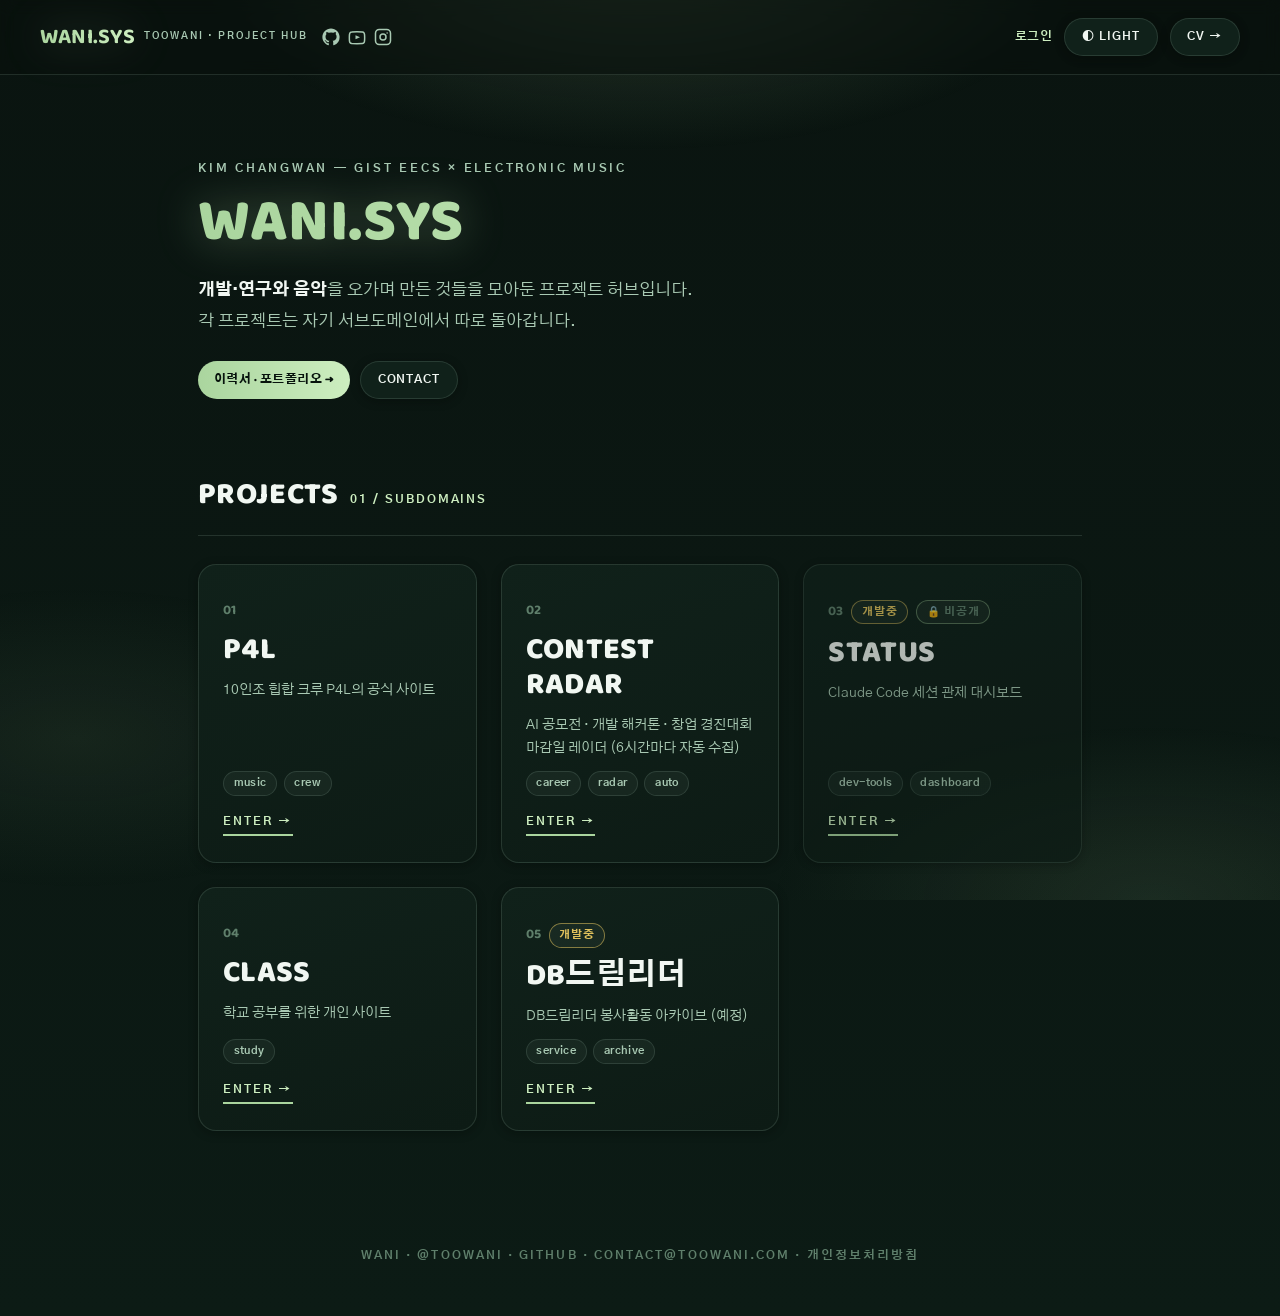
<file: index.html>
<!DOCTYPE html>
<html lang="ko">
<head>
<meta charset="UTF-8">
<meta name="viewport" content="width=device-width, initial-scale=1.0">
<title>WANI.SYS — PROJECTS</title>
<meta name="description" content="김창완(@toowani)이 운영하는 프로젝트 모음 — P4L, CONTEST RADAR, STATUS, DB드림리더 등. 이력서·포트폴리오는 cv.toowani.com에서 확인하세요.">
<meta property="og:type" content="website">
<meta property="og:title" content="WANI.SYS — PROJECTS">
<meta property="og:description" content="김창완(@toowani)이 운영하는 프로젝트 모음.">
<meta property="og:image" content="assets/og.png">
<meta property="og:url" content="https://toowani.com/">
<meta name="twitter:card" content="summary_large_image">
<link rel="icon" type="image/svg+xml" href="assets/favicon.svg">
<meta name="theme-color" content="#0a1410">
<!-- 옛 CV 딥링크(#dev/#artist/#journey/#game)로 들어온 방문자를 cv.toowani.com으로 즉시 이동 -->
<script>
(function () {
  var h = location.hash.replace("#", "");
  var LEGACY = { dev: 1, artist: 1, journey: 1, game: 1 };
  if (LEGACY[h]) location.replace("https://cv.toowani.com/#" + h);
})();
</script>
<script type="application/ld+json">
{
  "@context": "https://schema.org",
  "@type": "Person",
  "name": "Changwan Kim",
  "alternateName": "wani",
  "url": "https://toowani.com/",
  "email": "mailto:changwan@gm.gist.ac.kr",
  "affiliation": { "@type": "CollegeOrUniversity", "name": "GIST (Gwangju Institute of Science and Technology)" },
  "sameAs": [
    "https://cv.toowani.com/",
    "https://github.com/toowani",
    "https://linkedin.com/in/toowani",
    "https://www.youtube.com/@toowani",
    "https://instagram.com/toowani",
    "https://soundcloud.com/toowani"
  ]
}
</script>
<link rel="preconnect" href="https://fonts.googleapis.com">
<link rel="preconnect" href="https://fonts.gstatic.com" crossorigin>
<link href="https://fonts.googleapis.com/css2?family=Baloo+2:wght@500;600;700;800&family=Gothic+A1:wght@400;500;700;800;900&display=swap" rel="stylesheet">
<link rel="stylesheet" href="shared/tokens.css">
<link rel="stylesheet" href="css/style.css">
</head>
<body>

<header class="site-header">
  <div class="brand-group">
    <a class="brand" href="./">
      <span class="chrome-text gothic">WANI.SYS</span>
      <small>toowani · project hub</small>
    </a>
    <div class="brand-social">
      <a href="https://github.com/toowani" target="_blank" rel="noopener" aria-label="GitHub">
        <svg width="18" height="18" viewBox="0 0 24 24" fill="currentColor" aria-hidden="true"><path d="M12 .5C5.65.5.5 5.65.5 12c0 5.08 3.29 9.39 7.86 10.91.58.1.79-.25.79-.56v-2.17c-3.2.7-3.87-1.37-3.87-1.37-.52-1.33-1.28-1.68-1.28-1.68-1.04-.71.08-.7.08-.7 1.15.08 1.76 1.19 1.76 1.19 1.03 1.76 2.7 1.25 3.36.96.1-.75.4-1.25.73-1.54-2.55-.29-5.24-1.28-5.24-5.69 0-1.26.45-2.29 1.19-3.09-.12-.29-.52-1.46.11-3.05 0 0 .97-.31 3.18 1.18a11 11 0 0 1 5.8 0c2.2-1.49 3.17-1.18 3.17-1.18.63 1.59.23 2.76.11 3.05.74.8 1.19 1.83 1.19 3.09 0 4.42-2.7 5.39-5.26 5.68.41.36.78 1.06.78 2.14v3.17c0 .31.21.67.8.56A11.51 11.51 0 0 0 23.5 12C23.5 5.65 18.35.5 12 .5z"/></svg>
      </a>
      <a href="https://www.youtube.com/@toowani" target="_blank" rel="noopener" aria-label="유튜브">
        <svg width="18" height="18" viewBox="0 0 24 24" fill="none" stroke="currentColor" stroke-width="2" stroke-linecap="round" stroke-linejoin="round" aria-hidden="true">
          <path d="M22 8.5s-.2-1.6-.8-2.3c-.8-.9-1.7-.9-2.1-1C16.3 5 12 5 12 5h0s-4.3 0-7.1.2c-.4 0-1.3.1-2.1 1C2.2 6.9 2 8.5 2 8.5S1.8 10.3 1.8 12.2v1.6C1.8 15.7 2 17.5 2 17.5s.2 1.6.8 2.3c.8.9 1.9.9 2.4 1C7 21 12 21 12 21s4.3 0 7.1-.2c.4 0 1.3-.1 2.1-1 .6-.7.8-2.3.8-2.3s.2-1.8.2-3.7v-1.6C22.2 10.3 22 8.5 22 8.5z"></path>
          <path d="M10 9.5l6 2.7-6 2.7z" fill="currentColor" stroke="none"></path>
        </svg>
      </a>
      <a href="https://instagram.com/toowani" target="_blank" rel="noopener" aria-label="인스타그램">
        <svg width="18" height="18" viewBox="0 0 24 24" fill="none" stroke="currentColor" stroke-width="2" stroke-linecap="round" stroke-linejoin="round" aria-hidden="true">
          <rect x="2" y="2" width="20" height="20" rx="5"></rect>
          <circle cx="12" cy="12" r="4"></circle>
          <circle cx="17.5" cy="6.5" r="1" fill="currentColor" stroke="none"></circle>
        </svg>
      </a>
    </div>
  </div>
  <div class="header-right">
    <div class="auth-widget" id="auth-widget"></div>
    <button id="btn-theme" class="pill-btn" title="라이트/다크 전환">◐ Theme</button>
    <a class="back-link" href="https://cv.toowani.com">CV →</a>
  </div>
</header>

<main>
  <section class="hero">
    <span class="eyebrow">Kim Changwan — GIST EECS × Electronic Music</span>
    <h1 class="gothic chrome-text">WANI.SYS</h1>
    <p class="lede">
      <strong>개발·연구와 음악</strong>을 오가며 만든 것들을 모아둔 프로젝트 허브입니다.<br>
      각 프로젝트는 자기 서브도메인에서 따로 돌아갑니다.
    </p>
    <div class="hero-actions">
      <a class="add-btn" href="https://cv.toowani.com">이력서 · 포트폴리오 →</a>
      <a class="pill-btn" href="mailto:contact@toowani.com">Contact</a>
    </div>
  </section>

  <section class="block" id="projects">
    <div class="section-title">
      <h2 class="gothic">PROJECTS</h2>
      <span class="idx">01 / SUBDOMAINS</span>
    </div>
    <div id="project-grid" class="project-grid"></div>
  </section>
</main>

<footer class="site-footer">
  WANI · @toowani · <a href="https://github.com/toowani" target="_blank" rel="noopener">GitHub</a> · <a href="mailto:contact@toowani.com">contact@toowani.com</a> · <a href="privacy/">개인정보처리방침</a>
</footer>

<script src="js/hub.js"></script>
</body>
</html>
</file>
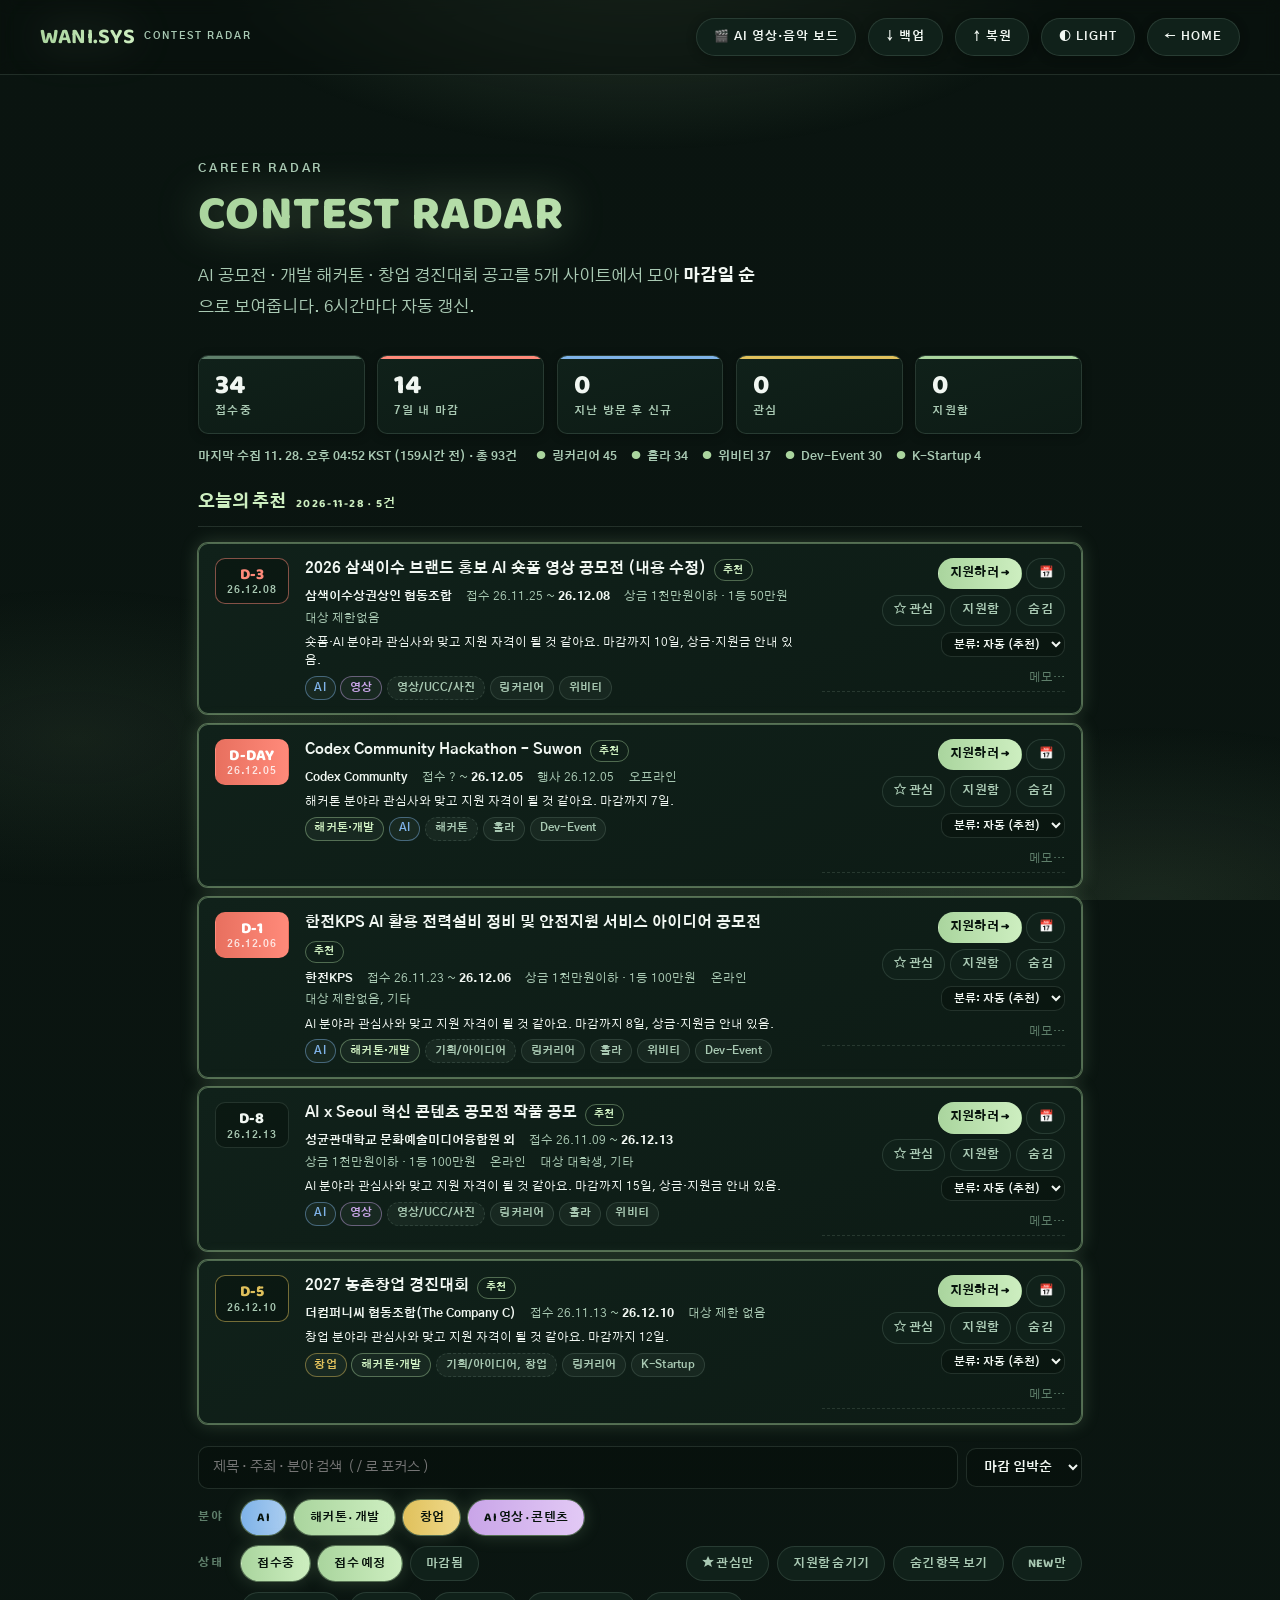
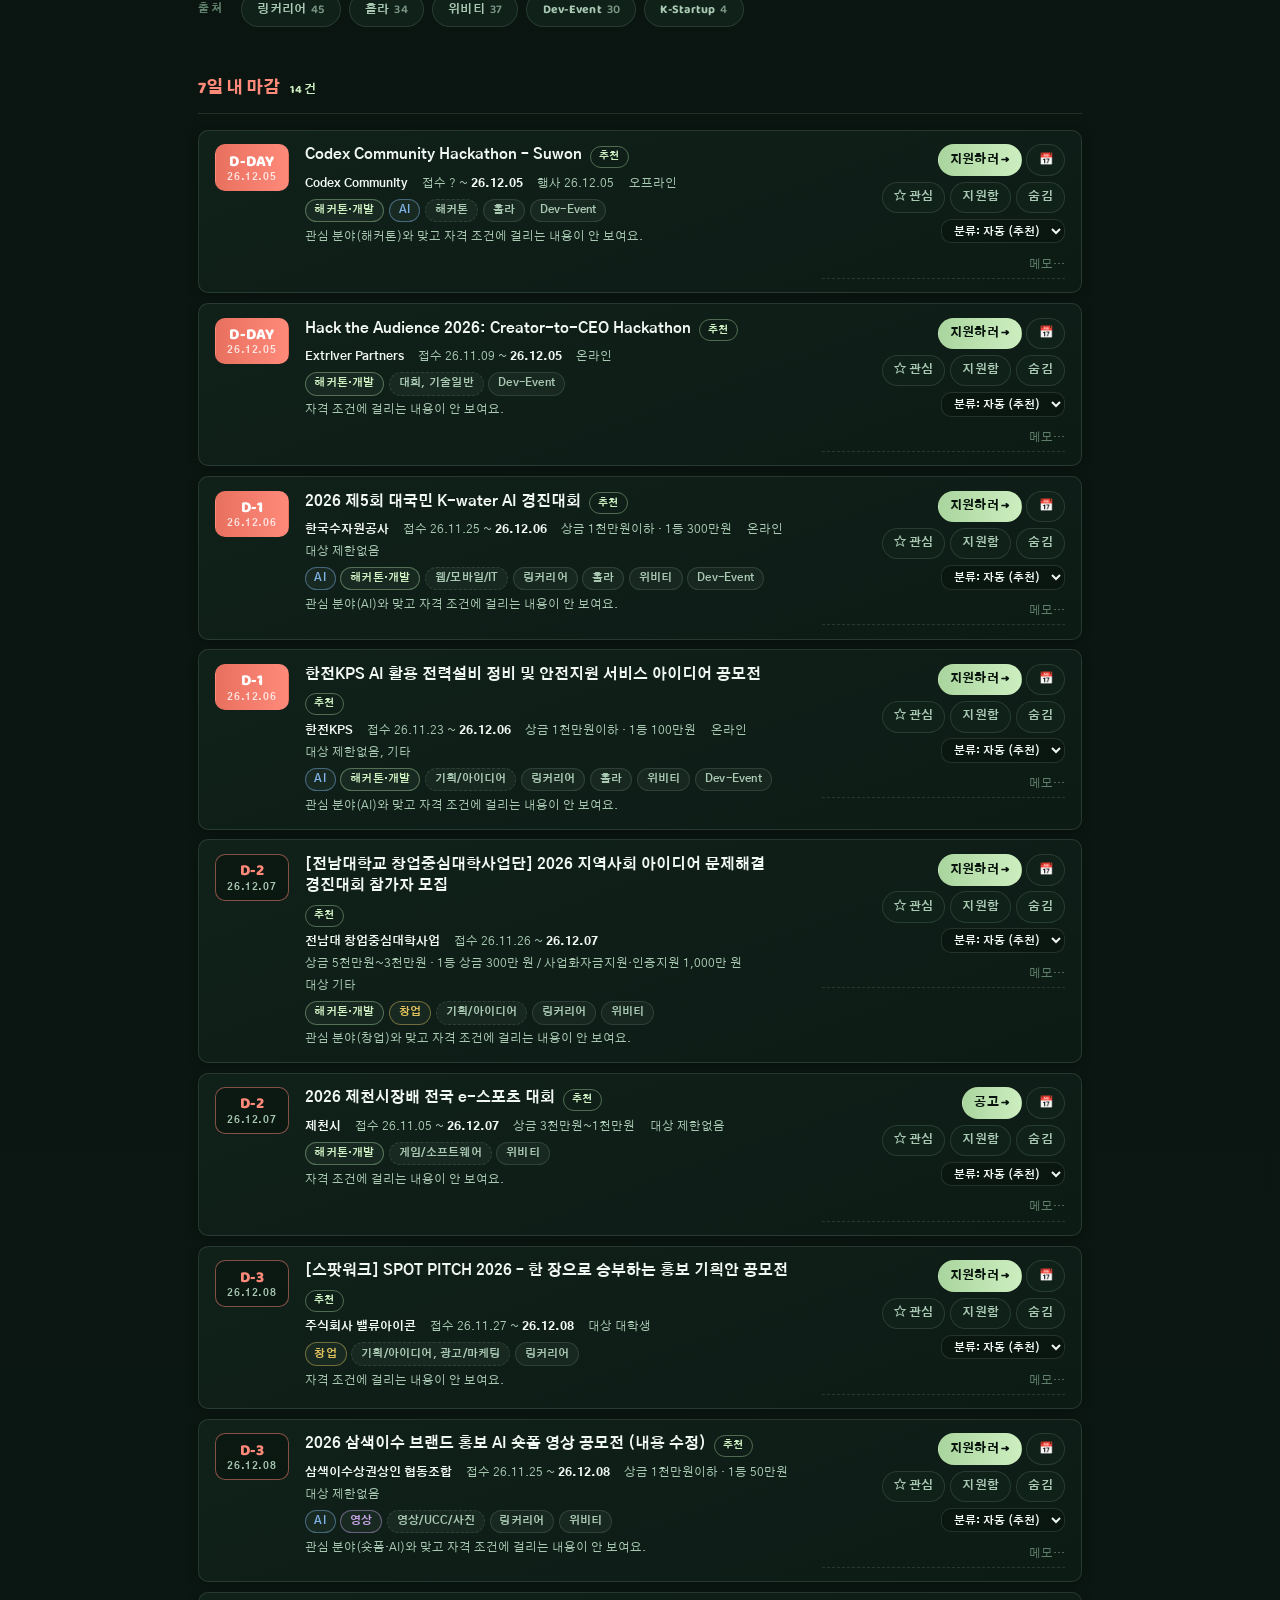
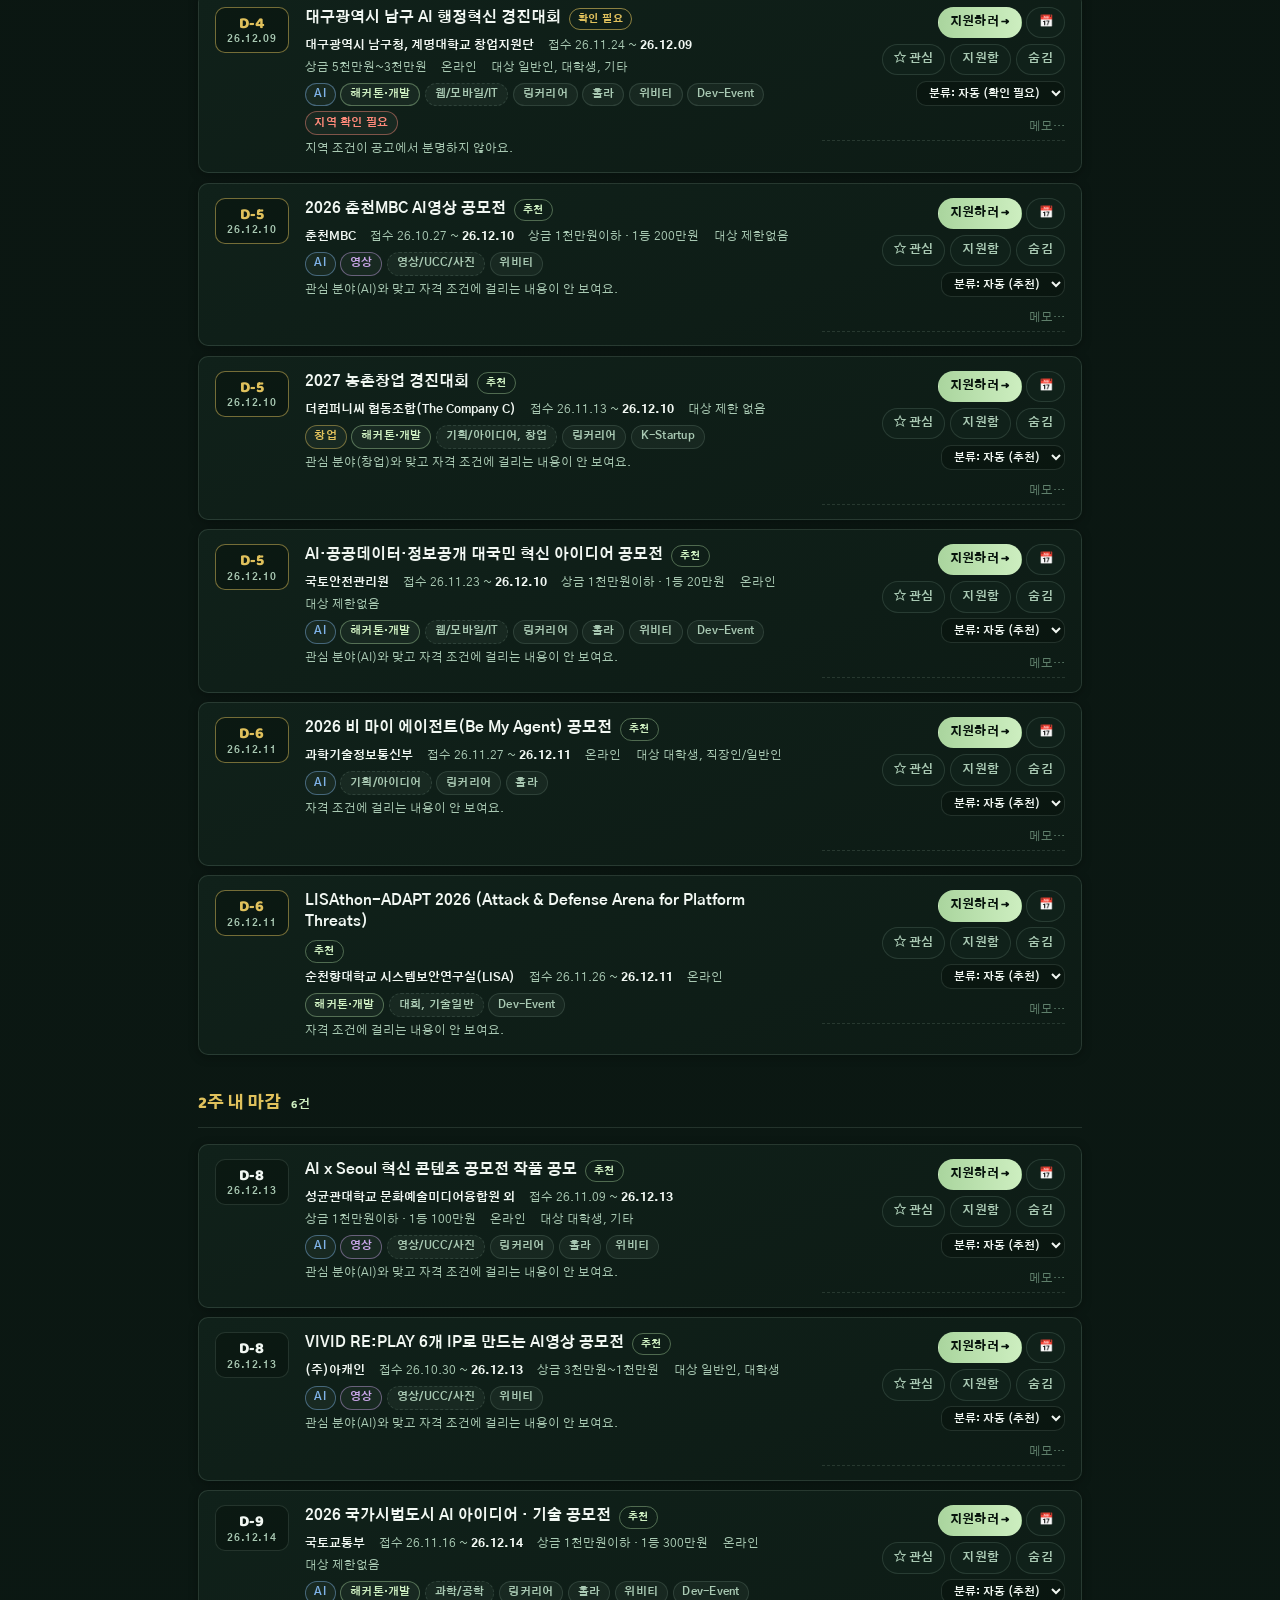
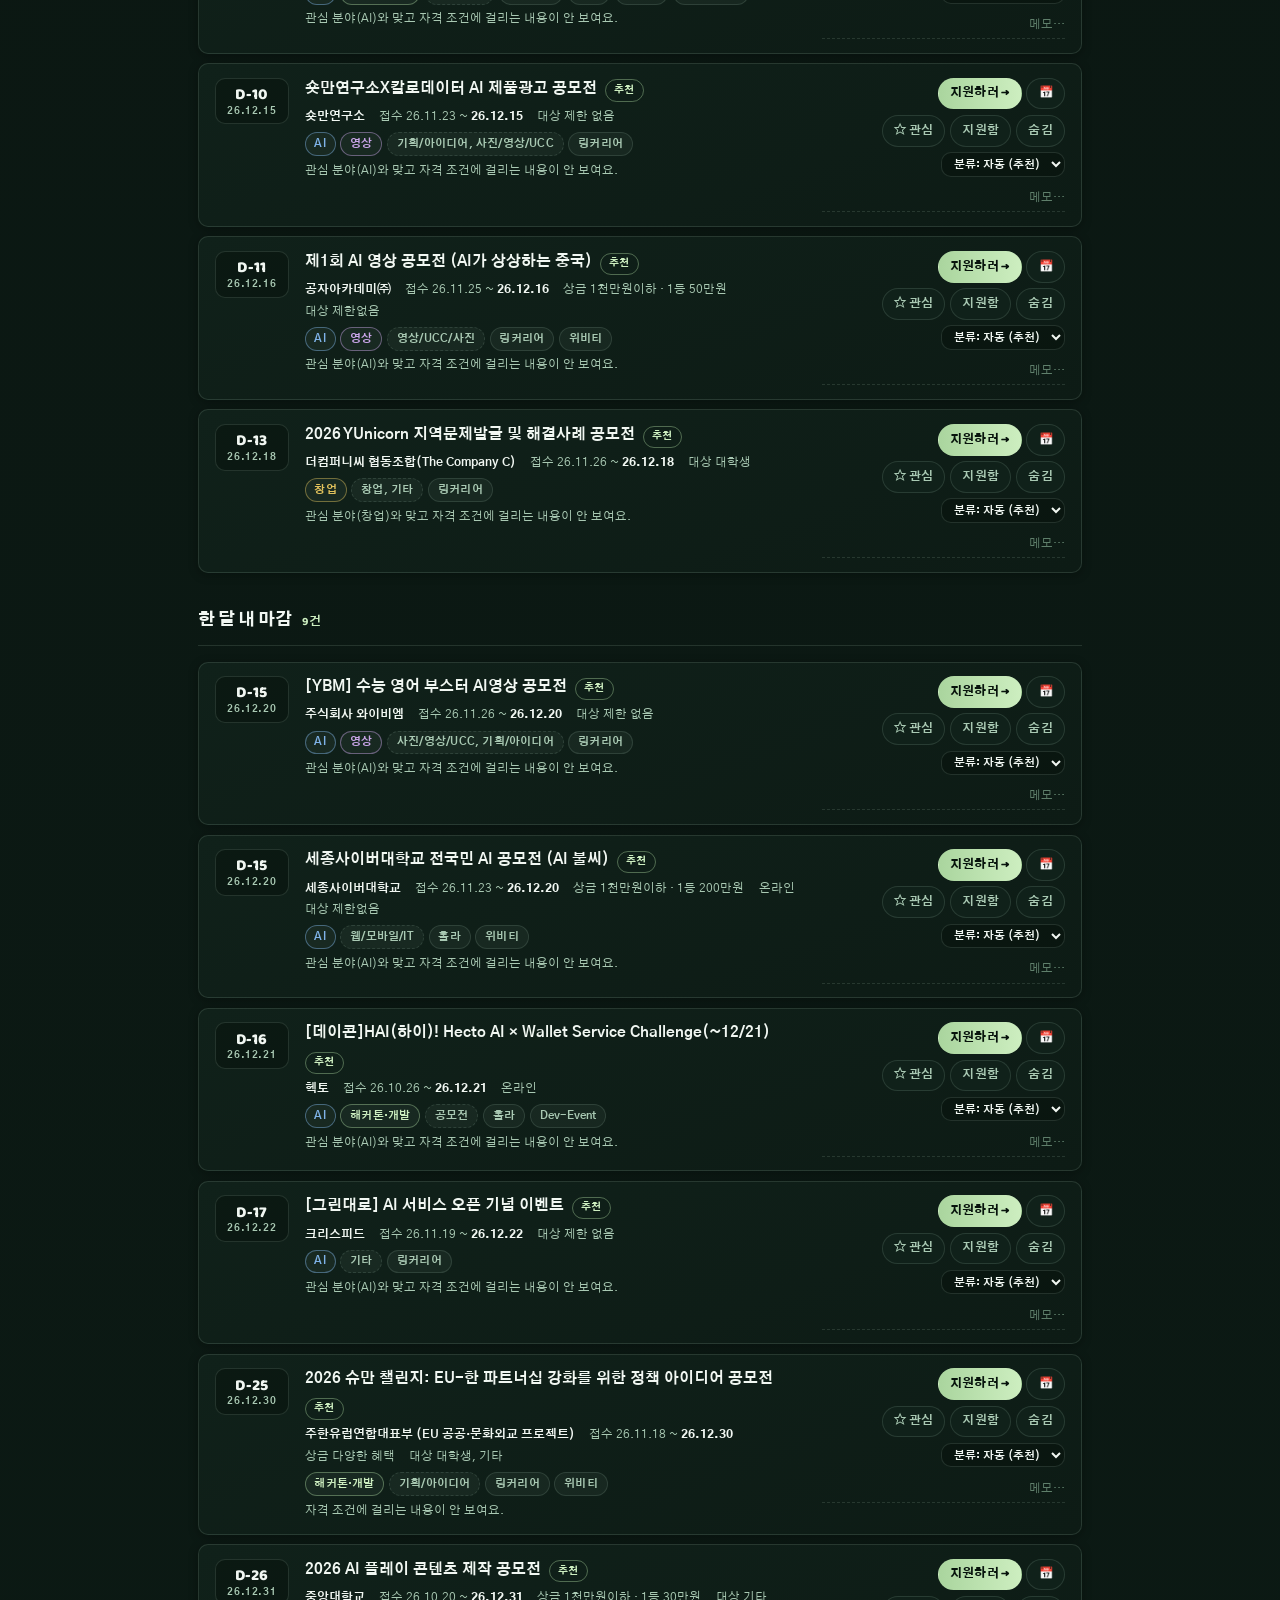
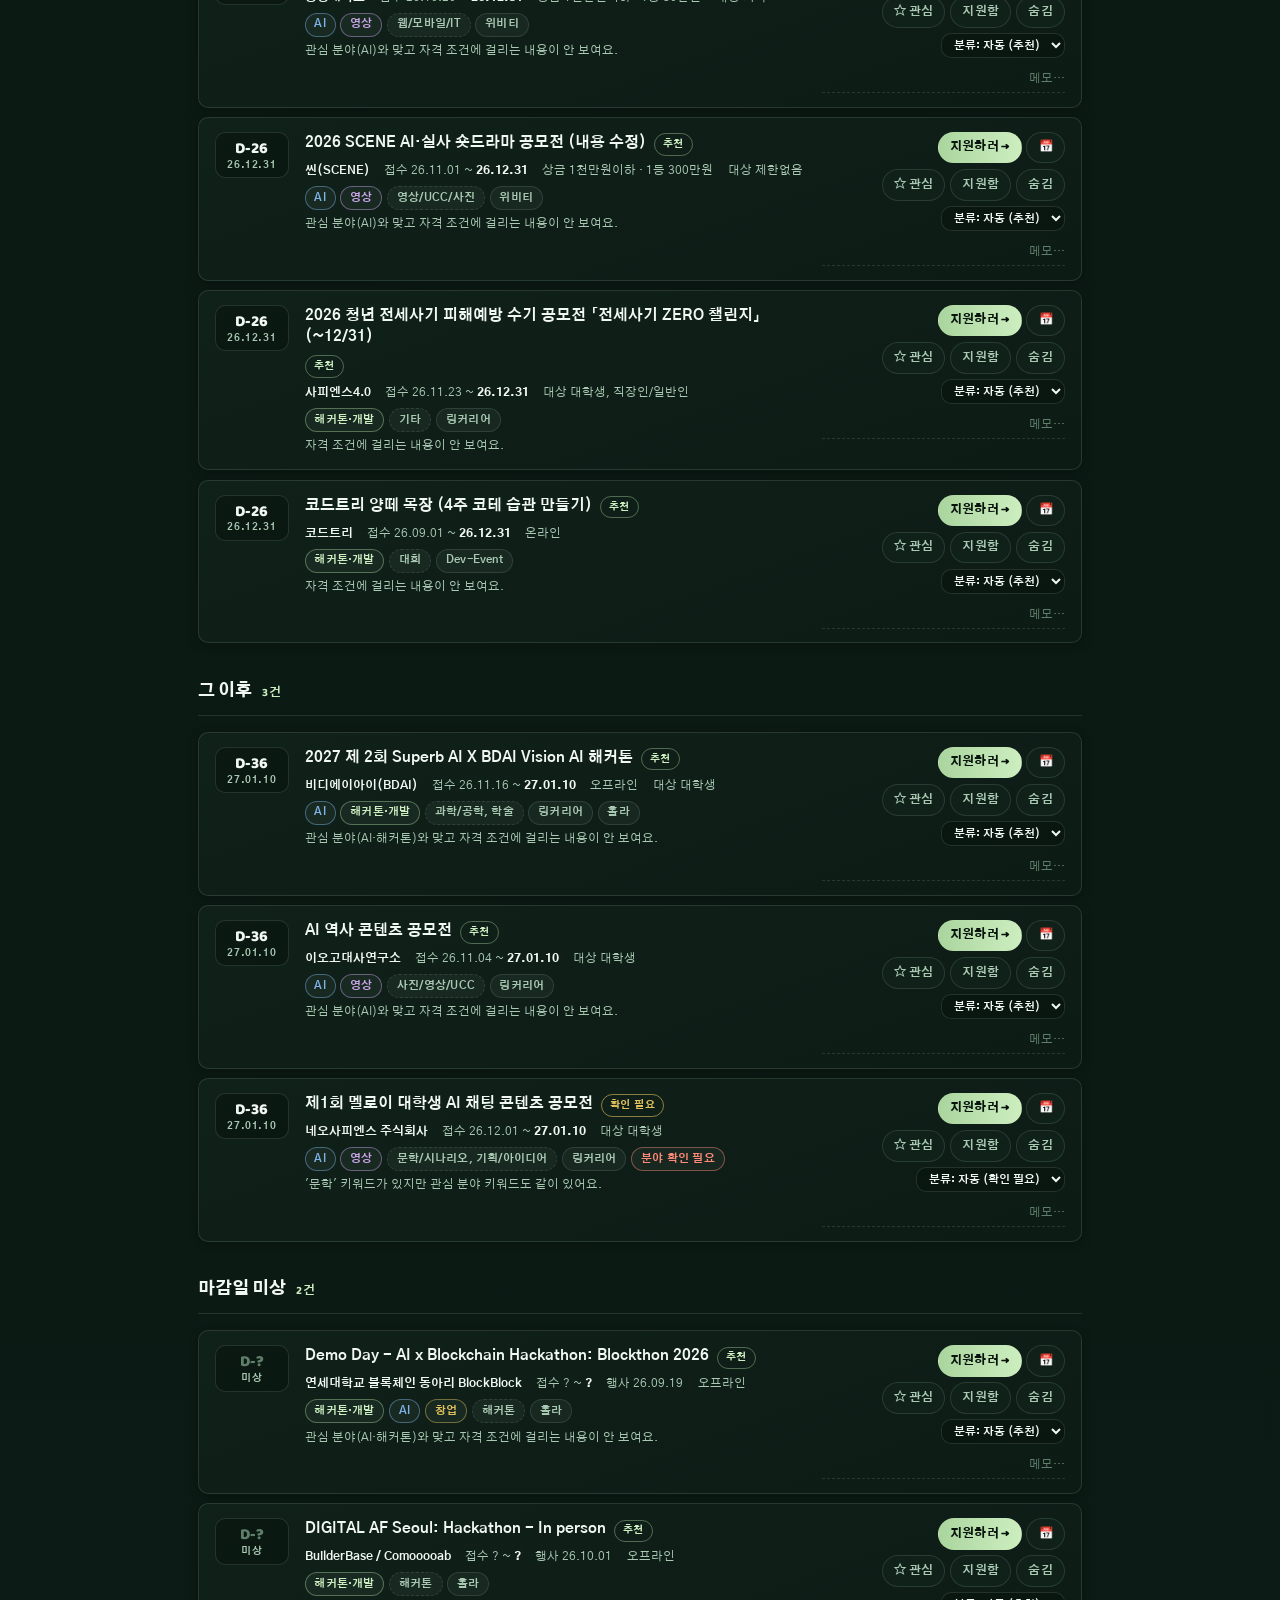
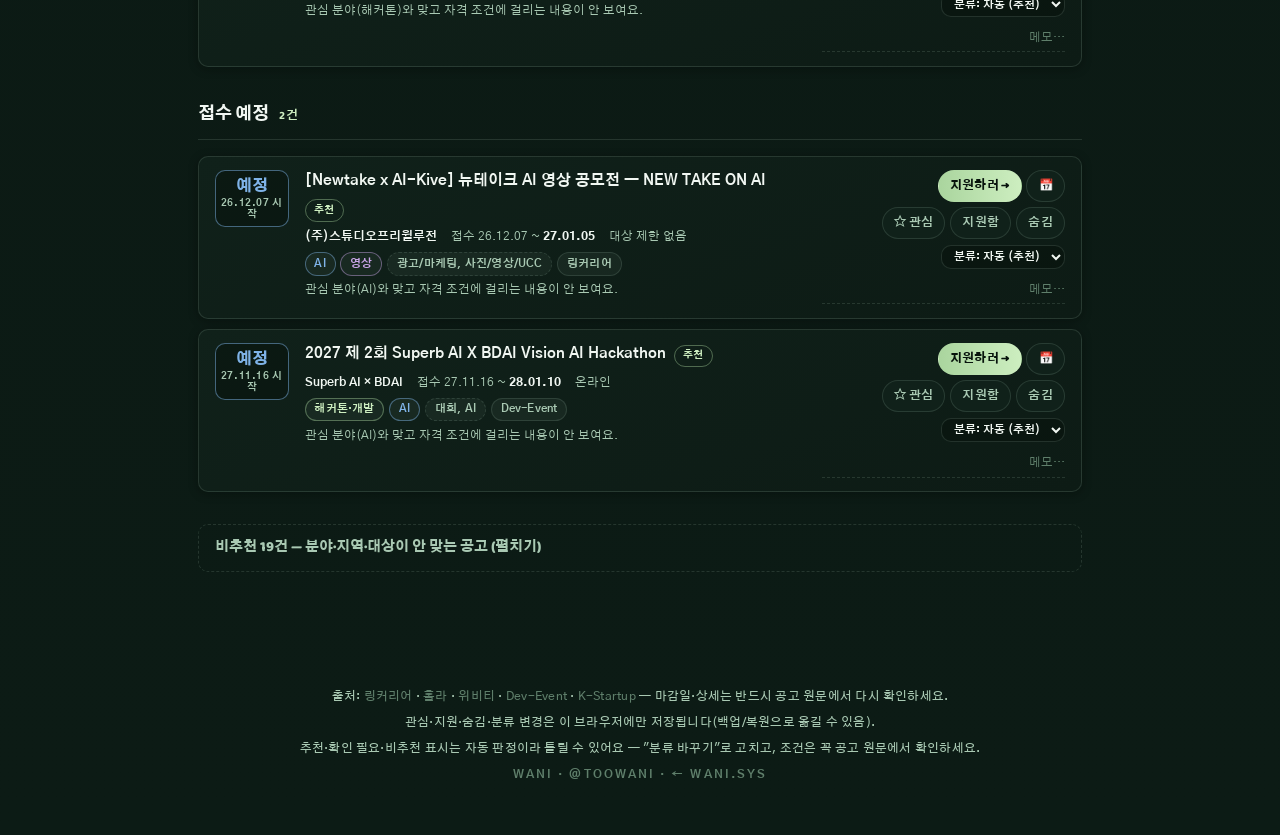
<file: contests/index.html>
<!DOCTYPE html>
<html lang="ko">
<head>
<meta charset="UTF-8">
<meta name="viewport" content="width=device-width, initial-scale=1.0">
<title>WANI.SYS — CONTEST RADAR</title>
<meta name="description" content="AI 공모전 · 개발 해커톤 · 창업 경진대회 공고를 여러 사이트에서 모아 마감일 순으로 보여주는 레이더.">
<meta name="robots" content="noindex">
<meta property="og:type" content="website">
<meta property="og:title" content="WANI.SYS — CONTEST RADAR">
<meta property="og:description" content="AI 공모전 · 개발 해커톤 · 창업 경진대회 마감일 레이더">
<meta property="og:url" content="https://toowani.com/contests/">
<link rel="icon" type="image/svg+xml" href="../assets/favicon.svg">
<meta name="theme-color" content="#0a1410">
<link rel="preconnect" href="https://fonts.googleapis.com">
<link rel="preconnect" href="https://fonts.gstatic.com" crossorigin>
<link href="https://fonts.googleapis.com/css2?family=Baloo+2:wght@500;600;700;800&family=Gothic+A1:wght@400;500;700;800;900&display=swap" rel="stylesheet">
<link rel="stylesheet" href="../shared/tokens.css">
<link rel="stylesheet" href="../css/style.css">
<link rel="stylesheet" href="contests.css">
</head>
<body>

<header class="site-header">
  <div class="brand-group">
    <a class="brand" href="../">
      <span class="chrome-text gothic">WANI.SYS</span>
      <small>contest radar</small>
    </a>
  </div>
  <div class="header-right">
    <a class="pill-btn" href="ai-video/" title="AI 영상·음악 공모전 일정 캘린더 · 1등 질문지">🎬 AI 영상·음악 보드</a>
    <button id="btn-export" class="pill-btn" title="관심·지원 상태를 JSON으로 내보내기">↓ 백업</button>
    <button id="btn-import" class="pill-btn" title="백업한 JSON 불러오기">↑ 복원</button>
    <input id="file-import" type="file" accept="application/json" hidden>
    <button id="btn-theme" class="pill-btn" title="라이트/다크 전환">◐ Theme</button>
    <a class="back-link" href="../">← Home</a>
  </div>
</header>

<main>
  <section class="hero hero-compact">
    <span class="eyebrow">Career Radar</span>
    <h1 class="gothic chrome-text">CONTEST RADAR</h1>
    <p class="lede">AI 공모전 · 개발 해커톤 · 창업 경진대회 공고를 5개 사이트에서 모아 <strong>마감일 순</strong>으로 보여줍니다. 6시간마다 자동 갱신.</p>
  </section>

  <section class="block">
    <div id="summary" class="stat-grid">
      <div class="stat"><span class="stat-n" id="st-open">–</span><span class="stat-l">접수중</span></div>
      <div class="stat urgent"><span class="stat-n" id="st-week">–</span><span class="stat-l">7일 내 마감</span></div>
      <div class="stat new"><span class="stat-n" id="st-new">–</span><span class="stat-l">지난 방문 후 신규</span></div>
      <div class="stat star"><span class="stat-n" id="st-star">–</span><span class="stat-l">관심</span></div>
      <div class="stat applied"><span class="stat-n" id="st-applied">–</span><span class="stat-l">지원함</span></div>
    </div>
    <div class="meta">
      <div id="updated">불러오는 중…</div>
      <div id="sources-health" class="sources-health"></div>
    </div>

    <div id="picks" class="picks" hidden></div>

    <div id="controls" class="controls">
      <div class="row search-row">
        <input id="q" type="search" class="search-input" placeholder="제목 · 주최 · 분야 검색  ( / 로 포커스 )" autocomplete="off">
        <select id="sort" class="select" title="정렬">
          <option value="deadline">마감 임박순</option>
          <option value="new">최근 등록순</option>
          <option value="start">접수 시작순</option>
          <option value="title">제목순</option>
        </select>
      </div>
      <div class="row chips" id="chips-cat" role="group" aria-label="분야">
        <span class="chips-label">분야</span>
        <button class="chip on" data-cat="ai">AI</button>
        <button class="chip on" data-cat="dev">해커톤 · 개발</button>
        <button class="chip on" data-cat="startup">창업</button>
        <button class="chip on" data-cat="video">AI 영상 · 콘텐츠</button>
      </div>
      <div class="row chips" id="chips-status" role="group" aria-label="상태">
        <span class="chips-label">상태</span>
        <button class="chip on" data-status="open">접수중</button>
        <button class="chip on" data-status="upcoming">접수 예정</button>
        <button class="chip" data-status="closed">마감됨</button>
        <span class="chips-gap"></span>
        <button class="chip" id="f-star">★ 관심만</button>
        <button class="chip" id="f-hide-applied">지원함 숨기기</button>
        <button class="chip" id="f-show-hidden">숨긴 항목 보기</button>
        <button class="chip" id="f-new">NEW만</button>
      </div>
      <div class="row chips" id="chips-src" role="group" aria-label="출처"></div>
    </div>

    <div id="list" aria-live="polite">
      <p class="empty-note">불러오는 중…</p>
    </div>

    <div id="low-grade" class="low-grade" hidden></div>
  </section>
</main>

<footer class="site-footer">
  <span class="plain">출처: <a href="https://linkareer.com/list/contest" target="_blank" rel="noopener">링커리어</a> ·
    <a href="https://holaworld.io/hola-it" target="_blank" rel="noopener">홀라</a> ·
    <a href="https://www.wevity.com" target="_blank" rel="noopener">위비티</a> ·
    <a href="https://github.com/brave-people/Dev-Event" target="_blank" rel="noopener">Dev-Event</a> ·
    <a href="https://www.k-startup.go.kr/web/contents/bizpbanc-ongoing.do" target="_blank" rel="noopener">K-Startup</a>
    — 마감일·상세는 반드시 공고 원문에서 다시 확인하세요.<br>
    관심·지원·숨김·분류 변경은 이 브라우저에만 저장됩니다(백업/복원으로 옮길 수 있음).<br>
    추천·확인 필요·비추천 표시는 자동 판정이라 틀릴 수 있어요 — "분류 바꾸기"로 고치고, 조건은 꼭 공고 원문에서 확인하세요.</span><br>
  WANI · @toowani · <a href="../">← WANI.SYS</a>
</footer>

<script src="contests.js"></script>
</body>
</html>
</file>
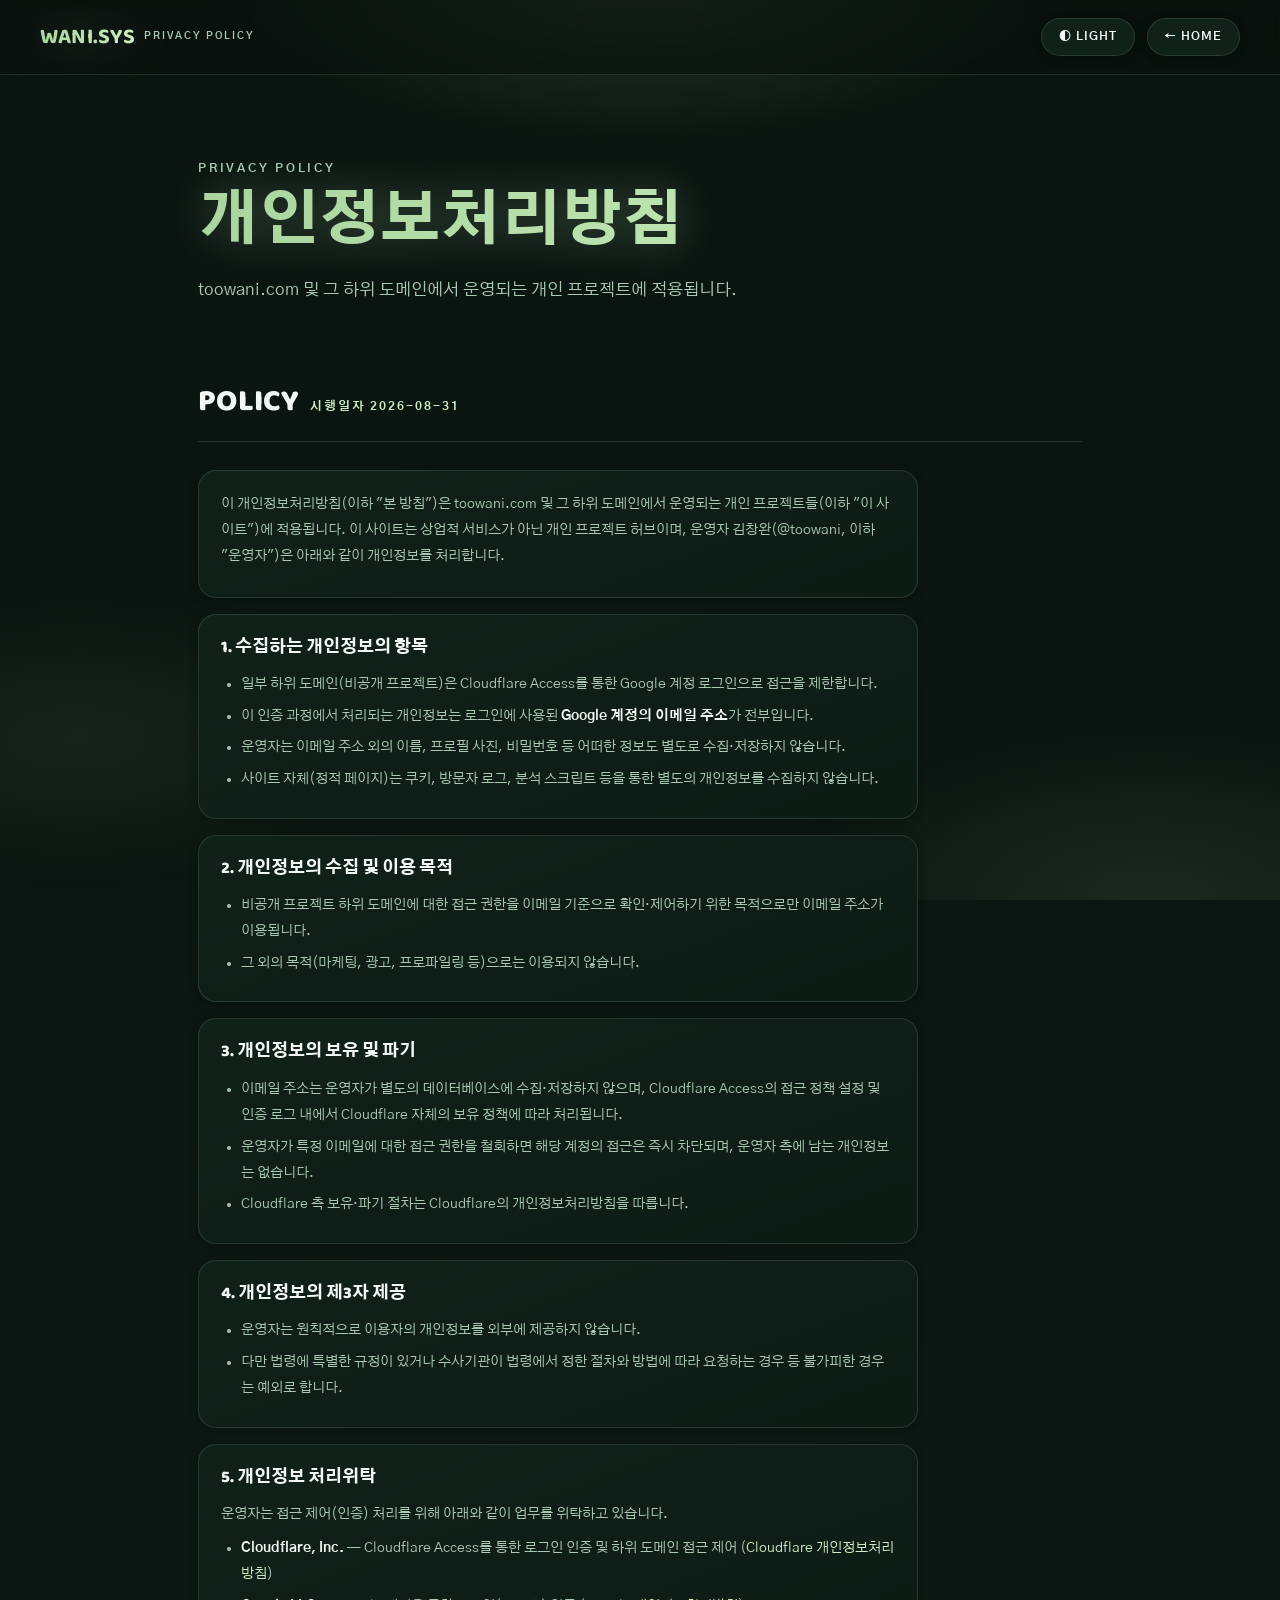
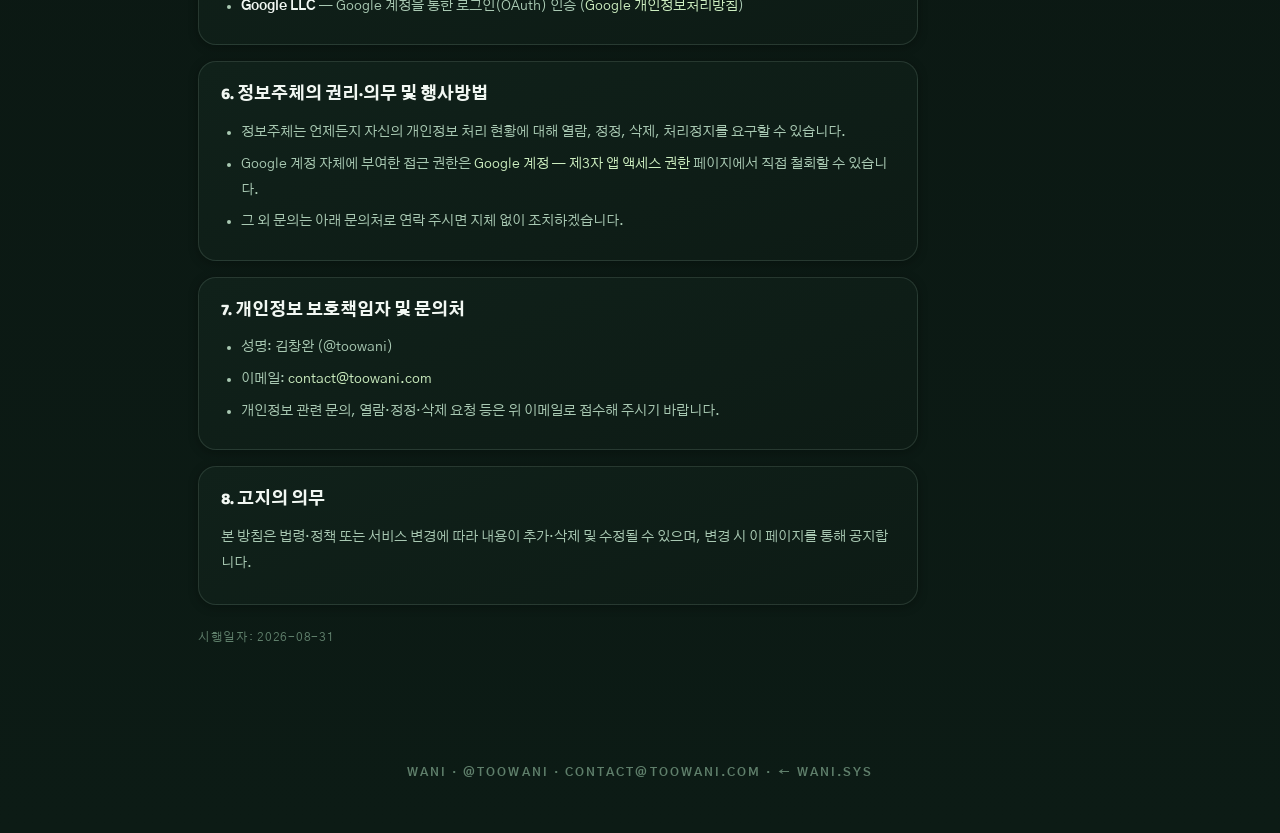
<file: privacy/index.html>
<!DOCTYPE html>
<html lang="ko">
<head>
<meta charset="UTF-8">
<meta name="viewport" content="width=device-width, initial-scale=1.0">
<title>개인정보처리방침 — WANI.SYS</title>
<meta name="description" content="toowani.com 및 하위 프로젝트에 적용되는 개인정보처리방침. Cloudflare Access + Google 로그인으로 처리되는 이메일 주소의 수집·이용·위탁 내역을 안내합니다.">
<meta name="robots" content="index, follow">
<meta property="og:type" content="website">
<meta property="og:title" content="개인정보처리방침 — WANI.SYS">
<meta property="og:description" content="toowani.com 및 하위 프로젝트에 적용되는 개인정보처리방침.">
<meta property="og:url" content="https://toowani.com/privacy">
<link rel="canonical" href="https://toowani.com/privacy">
<link rel="icon" type="image/svg+xml" href="../assets/favicon.svg">
<meta name="theme-color" content="#0a1410">
<link rel="preconnect" href="https://fonts.googleapis.com">
<link rel="preconnect" href="https://fonts.gstatic.com" crossorigin>
<link href="https://fonts.googleapis.com/css2?family=Baloo+2:wght@500;600;700;800&family=Gothic+A1:wght@400;500;700;800;900&display=swap" rel="stylesheet">
<link rel="stylesheet" href="../shared/tokens.css">
<link rel="stylesheet" href="../css/style.css">
</head>
<body>

<header class="site-header">
  <div class="brand-group">
    <a class="brand" href="../">
      <span class="chrome-text gothic">WANI.SYS</span>
      <small>privacy policy</small>
    </a>
  </div>
  <div class="header-right">
    <button id="btn-theme" class="pill-btn" title="라이트/다크 전환">◐ Theme</button>
    <a class="back-link" href="../">← Home</a>
  </div>
</header>

<main>
  <section class="hero">
    <span class="eyebrow">Privacy Policy</span>
    <h1 class="gothic chrome-text">개인정보처리방침</h1>
    <p class="lede">toowani.com 및 그 하위 도메인에서 운영되는 개인 프로젝트에 적용됩니다.</p>
  </section>

  <section class="block">
    <div class="section-title">
      <h2 class="gothic">POLICY</h2>
      <span class="idx">시행일자 2026-08-31</span>
    </div>

  <section class="policy-section">
    <p>이 개인정보처리방침(이하 "본 방침")은 toowani.com 및 그 하위 도메인에서 운영되는 개인 프로젝트들(이하 "이 사이트")에 적용됩니다. 이 사이트는 상업적 서비스가 아닌 개인 프로젝트 허브이며, 운영자 김창완(@toowani, 이하 "운영자")은 아래와 같이 개인정보를 처리합니다.</p>
  </section>

  <section class="policy-section">
    <h2>1. 수집하는 개인정보의 항목</h2>
    <ul>
      <li>일부 하위 도메인(비공개 프로젝트)은 Cloudflare Access를 통한 Google 계정 로그인으로 접근을 제한합니다.</li>
      <li>이 인증 과정에서 처리되는 개인정보는 로그인에 사용된 <strong>Google 계정의 이메일 주소</strong>가 전부입니다.</li>
      <li>운영자는 이메일 주소 외의 이름, 프로필 사진, 비밀번호 등 어떠한 정보도 별도로 수집·저장하지 않습니다.</li>
      <li>사이트 자체(정적 페이지)는 쿠키, 방문자 로그, 분석 스크립트 등을 통한 별도의 개인정보를 수집하지 않습니다.</li>
    </ul>
  </section>

  <section class="policy-section">
    <h2>2. 개인정보의 수집 및 이용 목적</h2>
    <ul>
      <li>비공개 프로젝트 하위 도메인에 대한 접근 권한을 이메일 기준으로 확인·제어하기 위한 목적으로만 이메일 주소가 이용됩니다.</li>
      <li>그 외의 목적(마케팅, 광고, 프로파일링 등)으로는 이용되지 않습니다.</li>
    </ul>
  </section>

  <section class="policy-section">
    <h2>3. 개인정보의 보유 및 파기</h2>
    <ul>
      <li>이메일 주소는 운영자가 별도의 데이터베이스에 수집·저장하지 않으며, Cloudflare Access의 접근 정책 설정 및 인증 로그 내에서 Cloudflare 자체의 보유 정책에 따라 처리됩니다.</li>
      <li>운영자가 특정 이메일에 대한 접근 권한을 철회하면 해당 계정의 접근은 즉시 차단되며, 운영자 측에 남는 개인정보는 없습니다.</li>
      <li>Cloudflare 측 보유·파기 절차는 Cloudflare의 개인정보처리방침을 따릅니다.</li>
    </ul>
  </section>

  <section class="policy-section">
    <h2>4. 개인정보의 제3자 제공</h2>
    <ul>
      <li>운영자는 원칙적으로 이용자의 개인정보를 외부에 제공하지 않습니다.</li>
      <li>다만 법령에 특별한 규정이 있거나 수사기관이 법령에서 정한 절차와 방법에 따라 요청하는 경우 등 불가피한 경우는 예외로 합니다.</li>
    </ul>
  </section>

  <section class="policy-section">
    <h2>5. 개인정보 처리위탁</h2>
    <p>운영자는 접근 제어(인증) 처리를 위해 아래와 같이 업무를 위탁하고 있습니다.</p>
    <ul>
      <li><strong>Cloudflare, Inc.</strong> — Cloudflare Access를 통한 로그인 인증 및 하위 도메인 접근 제어 (<a href="https://www.cloudflare.com/privacypolicy/" target="_blank" rel="noopener">Cloudflare 개인정보처리방침</a>)</li>
      <li><strong>Google LLC</strong> — Google 계정을 통한 로그인(OAuth) 인증 (<a href="https://policies.google.com/privacy" target="_blank" rel="noopener">Google 개인정보처리방침</a>)</li>
    </ul>
  </section>

  <section class="policy-section">
    <h2>6. 정보주체의 권리·의무 및 행사방법</h2>
    <ul>
      <li>정보주체는 언제든지 자신의 개인정보 처리 현황에 대해 열람, 정정, 삭제, 처리정지를 요구할 수 있습니다.</li>
      <li>Google 계정 자체에 부여한 접근 권한은 <a href="https://myaccount.google.com/permissions" target="_blank" rel="noopener">Google 계정 — 제3자 앱 액세스 권한</a> 페이지에서 직접 철회할 수 있습니다.</li>
      <li>그 외 문의는 아래 문의처로 연락 주시면 지체 없이 조치하겠습니다.</li>
    </ul>
  </section>

  <section class="policy-section">
    <h2>7. 개인정보 보호책임자 및 문의처</h2>
    <ul>
      <li>성명: 김창완 (@toowani)</li>
      <li>이메일: <a href="mailto:contact@toowani.com">contact@toowani.com</a></li>
      <li>개인정보 관련 문의, 열람·정정·삭제 요청 등은 위 이메일로 접수해 주시기 바랍니다.</li>
    </ul>
  </section>

  <section class="policy-section">
    <h2>8. 고지의 의무</h2>
    <p>본 방침은 법령·정책 또는 서비스 변경에 따라 내용이 추가·삭제 및 수정될 수 있으며, 변경 시 이 페이지를 통해 공지합니다.</p>
  </section>

  <p class="policy-footnote">시행일자: 2026-08-31</p>
  </section>
</main>

<footer class="site-footer">
  WANI · @toowani · <a href="mailto:contact@toowani.com">contact@toowani.com</a> · <a href="../">← WANI.SYS</a>
</footer>

<script>
(function () {
  "use strict";
  var body = document.body;
  var theme = localStorage.getItem("wani-hub-theme") || "dark";
  if (theme === "light") body.dataset.theme = "light";

  var btn = document.getElementById("btn-theme");
  function sync() { btn.textContent = theme === "light" ? "◐ Dark" : "◐ Light"; }
  sync();
  btn.addEventListener("click", function () {
    theme = theme === "dark" ? "light" : "dark";
    localStorage.setItem("wani-hub-theme", theme);
    if (theme === "light") body.dataset.theme = "light";
    else delete body.dataset.theme;
    sync();
  });
})();
</script>
</body>
</html>
</file>
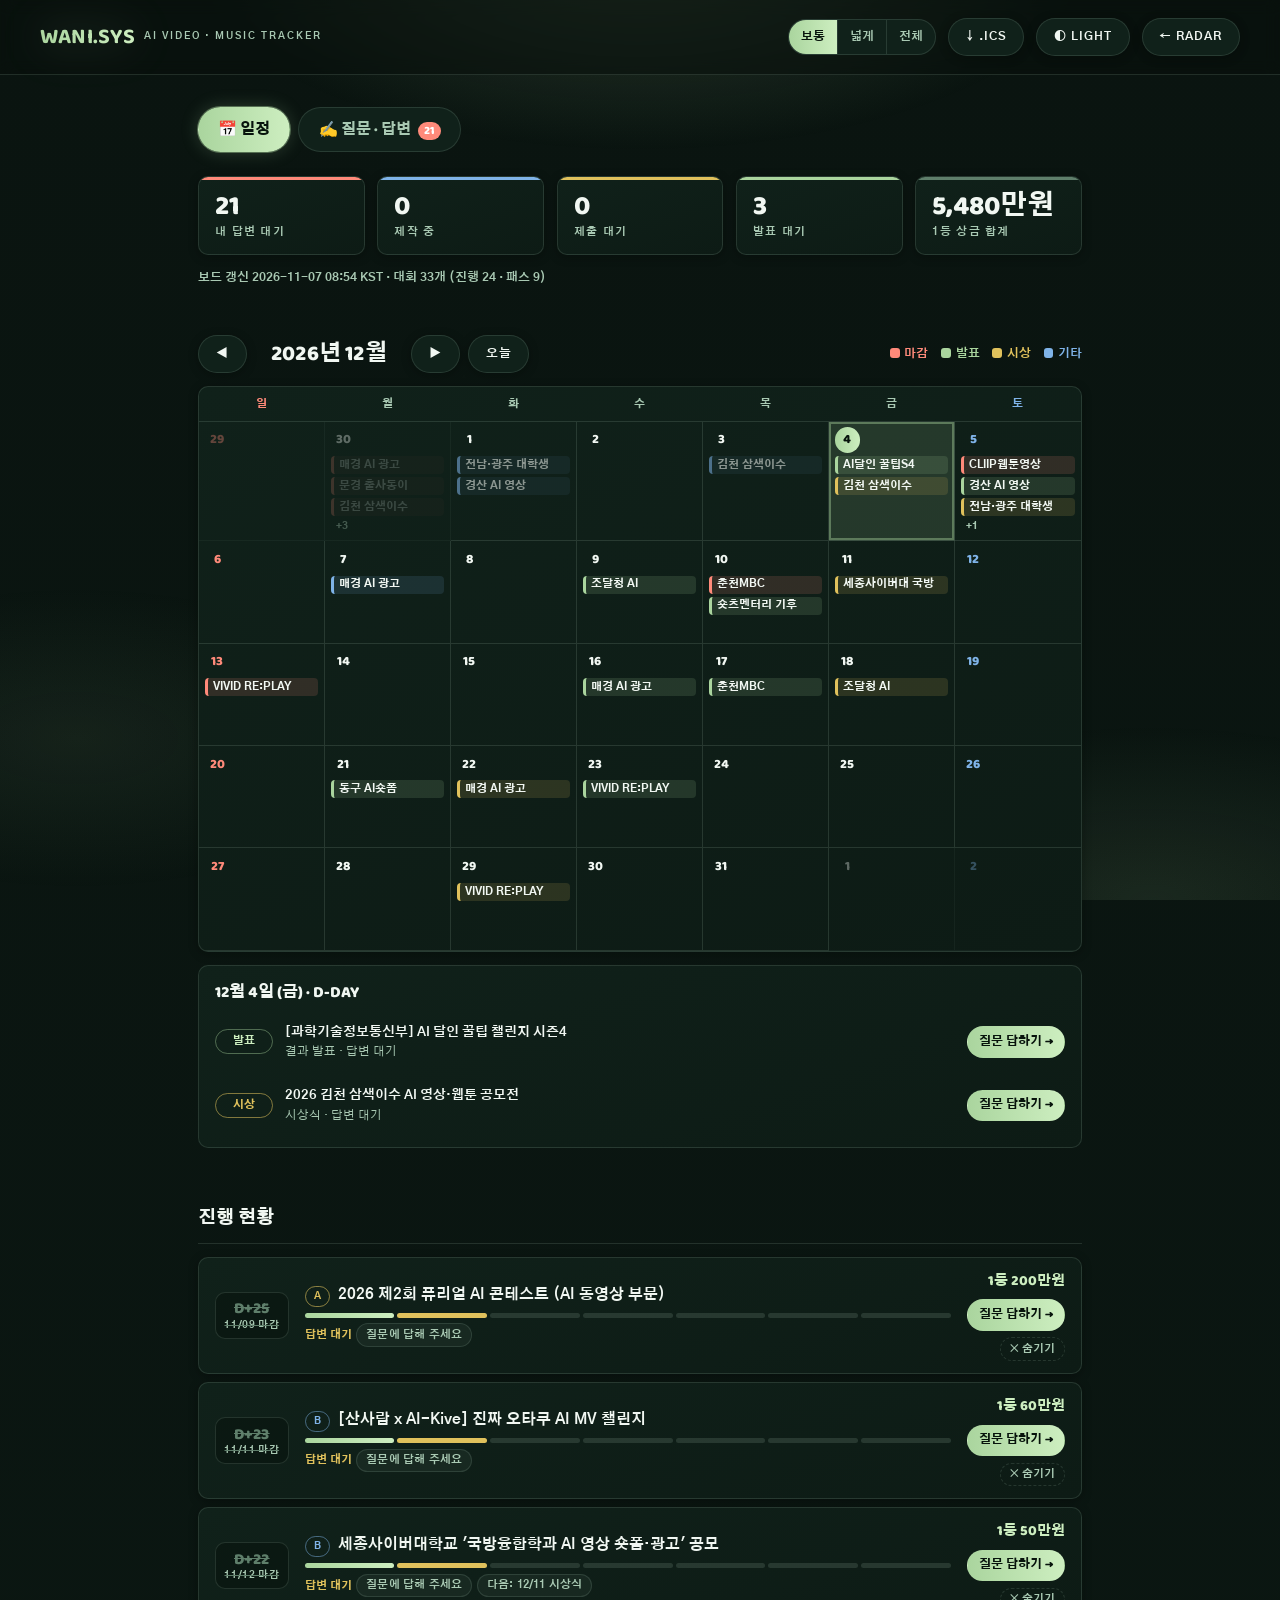
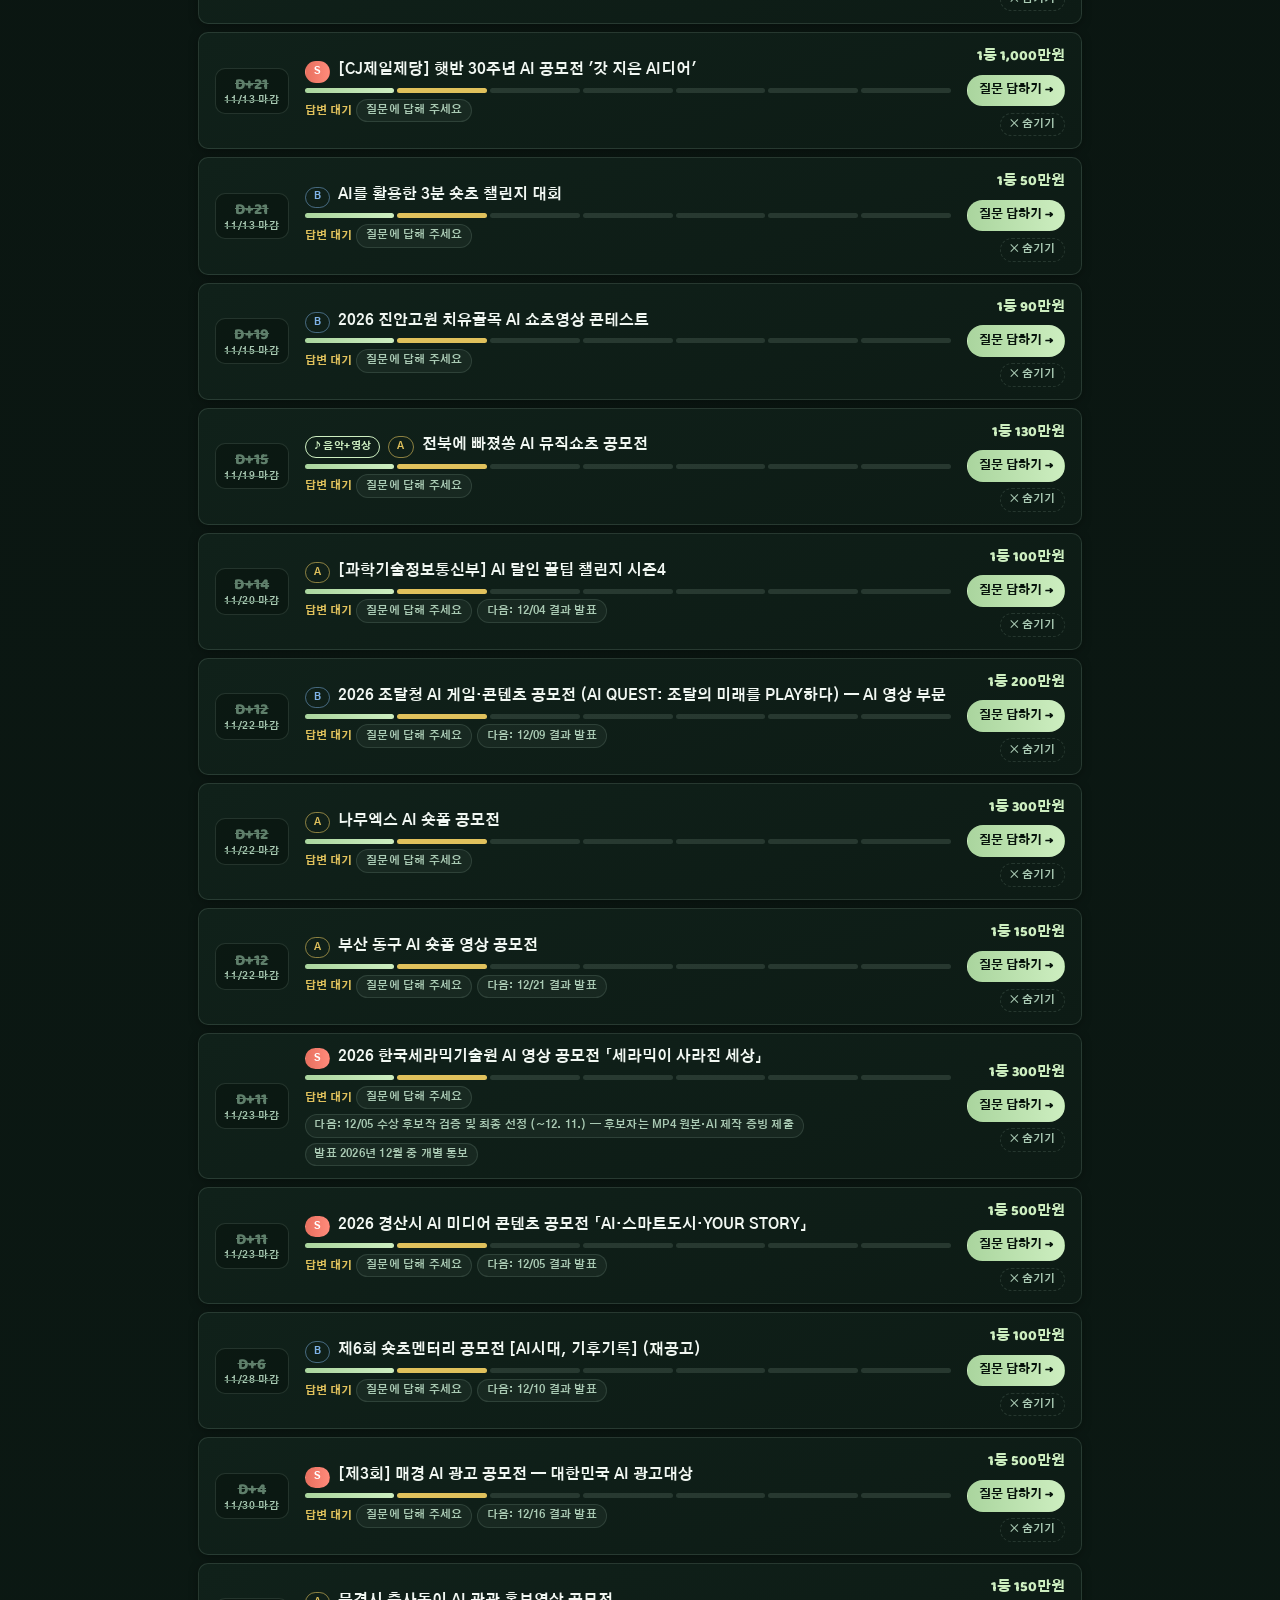
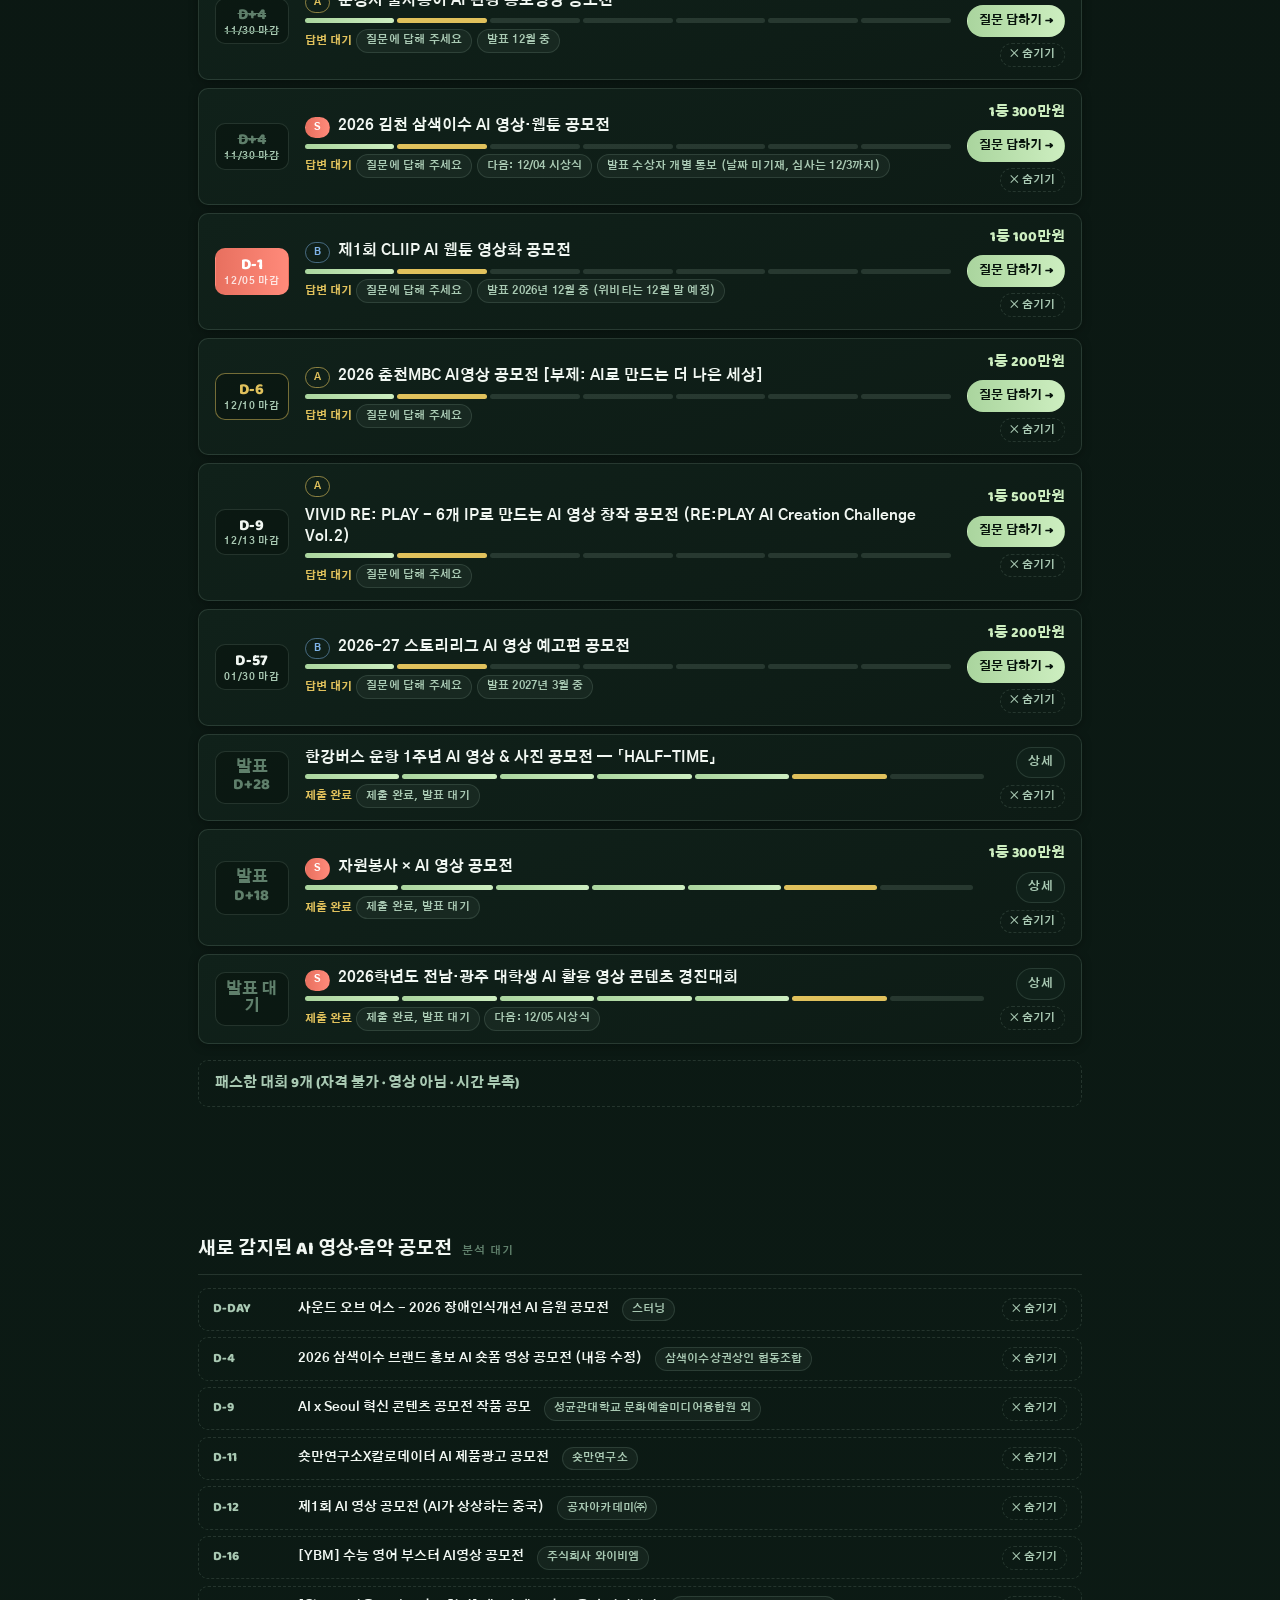
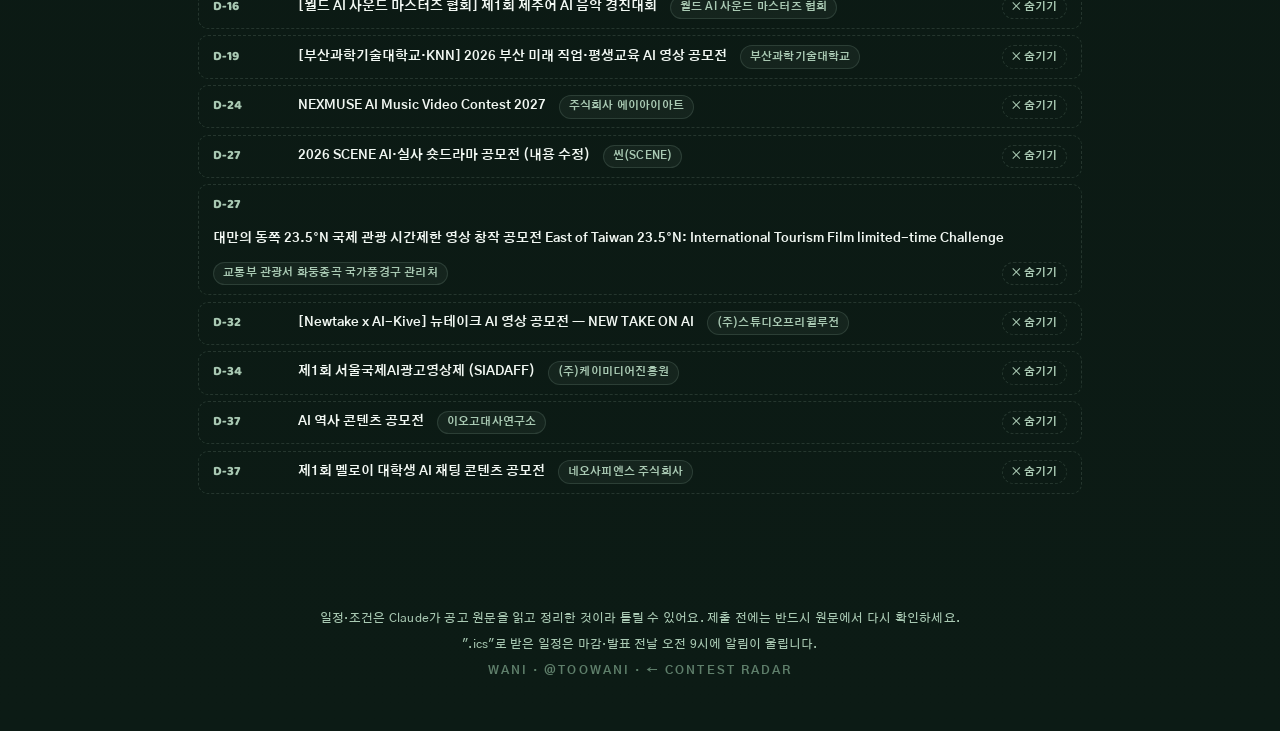
<file: contests/ai-video/index.html>
<!DOCTYPE html>
<html lang="ko">
<head>
<meta charset="UTF-8">
<meta name="viewport" content="width=device-width, initial-scale=1.0">
<title>WANI.SYS — AI VIDEO·MUSIC CALENDAR</title>
<meta name="description" content="AI 영상·음악 공모전 마감·발표·시상 일정 캘린더와 진행 현황.">
<meta name="robots" content="noindex">
<link rel="icon" type="image/svg+xml" href="../../assets/favicon.svg">
<meta name="theme-color" content="#0a1410">
<link rel="preconnect" href="https://fonts.googleapis.com">
<link rel="preconnect" href="https://fonts.gstatic.com" crossorigin>
<link href="https://fonts.googleapis.com/css2?family=Baloo+2:wght@500;600;700;800&family=Gothic+A1:wght@400;500;700;800;900&display=swap" rel="stylesheet">
<link rel="stylesheet" href="../../shared/tokens.css">
<link rel="stylesheet" href="../../css/style.css">
<link rel="stylesheet" href="../contests.css">
<link rel="stylesheet" href="ai-video.css?v=20261108d">
</head>
<body>

<header class="site-header">
  <div class="brand-group">
    <a class="brand" href="../../">
      <span class="chrome-text gothic">WANI.SYS</span>
      <small>ai video · music tracker</small>
    </a>
  </div>
  <div class="header-right">
    <div class="width-switch" id="width-switch" role="group" aria-label="페이지 너비">
      <button data-w="normal" title="보통 너비">보통</button><button data-w="wide" title="넓게">넓게</button><button data-w="full" title="화면 전체">전체</button>
    </div>
    <button id="btn-ics" class="pill-btn" title="마감·발표·시상 일정을 캘린더 파일로 받기">↓ .ics</button>
    <button id="btn-theme" class="pill-btn" title="라이트/다크 전환">◐ Theme</button>
    <a class="back-link" href="../">← Radar</a>
  </div>
</header>

<main>
  <nav class="page-tabs" aria-label="페이지">
    <a class="page-tab on" href="./" aria-current="page">📅 일정</a>
    <a class="page-tab" href="questions/">✍️ 질문 · 답변 <span class="n" id="tab-wait"></span></a>
  </nav>

  <section class="block tight">
    <div class="stat-grid">
      <div class="stat urgent"><span class="stat-n" id="st-wait">–</span><span class="stat-l">내 답변 대기</span></div>
      <div class="stat new"><span class="stat-n" id="st-work">–</span><span class="stat-l">제작 중</span></div>
      <div class="stat star"><span class="stat-n" id="st-submit">–</span><span class="stat-l">제출 대기</span></div>
      <div class="stat applied"><span class="stat-n" id="st-done">–</span><span class="stat-l">발표 대기</span></div>
      <div class="stat"><span class="stat-n" id="st-prize">–</span><span class="stat-l">1등 상금 합계</span></div>
    </div>
    <div class="meta"><div id="updated">불러오는 중…</div></div>
  </section>

  <section class="block tight">
    <div class="cal-toolbar">
      <div class="cal-nav">
        <button class="pill-btn" id="cal-prev" aria-label="이전 달">◀</button>
        <h2 class="cal-title gothic" id="cal-title">–</h2>
        <button class="pill-btn" id="cal-next" aria-label="다음 달">▶</button>
        <button class="pill-btn" id="cal-today">오늘</button>
      </div>
      <div class="cal-legend">
        <span class="lg k-deadline">마감</span><span class="lg k-announce">발표</span>
        <span class="lg k-award">시상</span><span class="lg k-other">기타</span>
      </div>
    </div>
    <div class="cal" id="cal" role="grid" aria-label="월간 일정"></div>
    <div class="day-panel" id="day-panel" aria-live="polite"></div>
  </section>

  <section class="block">
    <h2 class="sec-title">진행 현황</h2>
    <div id="status-list" class="status-list"><p class="empty-note">불러오는 중…</p></div>
    <details class="low-details skip-details" id="skip-block" hidden>
      <summary id="skip-summary">패스한 대회</summary>
      <div id="skip-list" class="status-list"></div>
    </details>
    <details class="low-details skip-details" id="hidden-block" hidden>
      <summary id="hidden-summary">숨긴 대회</summary>
      <div id="hidden-list" class="status-list"></div>
    </details>
  </section>

  <section class="block" id="new-block" hidden>
    <h2 class="sec-title">새로 감지된 AI 영상·음악 공모전 <small>분석 대기</small></h2>
    <div id="new-list" class="new-list"></div>
  </section>
</main>

<footer class="site-footer">
  <span class="plain">일정·조건은 Claude가 공고 원문을 읽고 정리한 것이라 틀릴 수 있어요. 제출 전에는 반드시 원문에서 다시 확인하세요.<br>
    ".ics"로 받은 일정은 마감·발표 전날 오전 9시에 알림이 울립니다.</span><br>
  WANI · @toowani · <a href="../">← Contest Radar</a>
</footer>

<script src="common.js?v=20261108d"></script>
<script src="schedule.js?v=20261108d"></script>
</body>
</html>
</file>
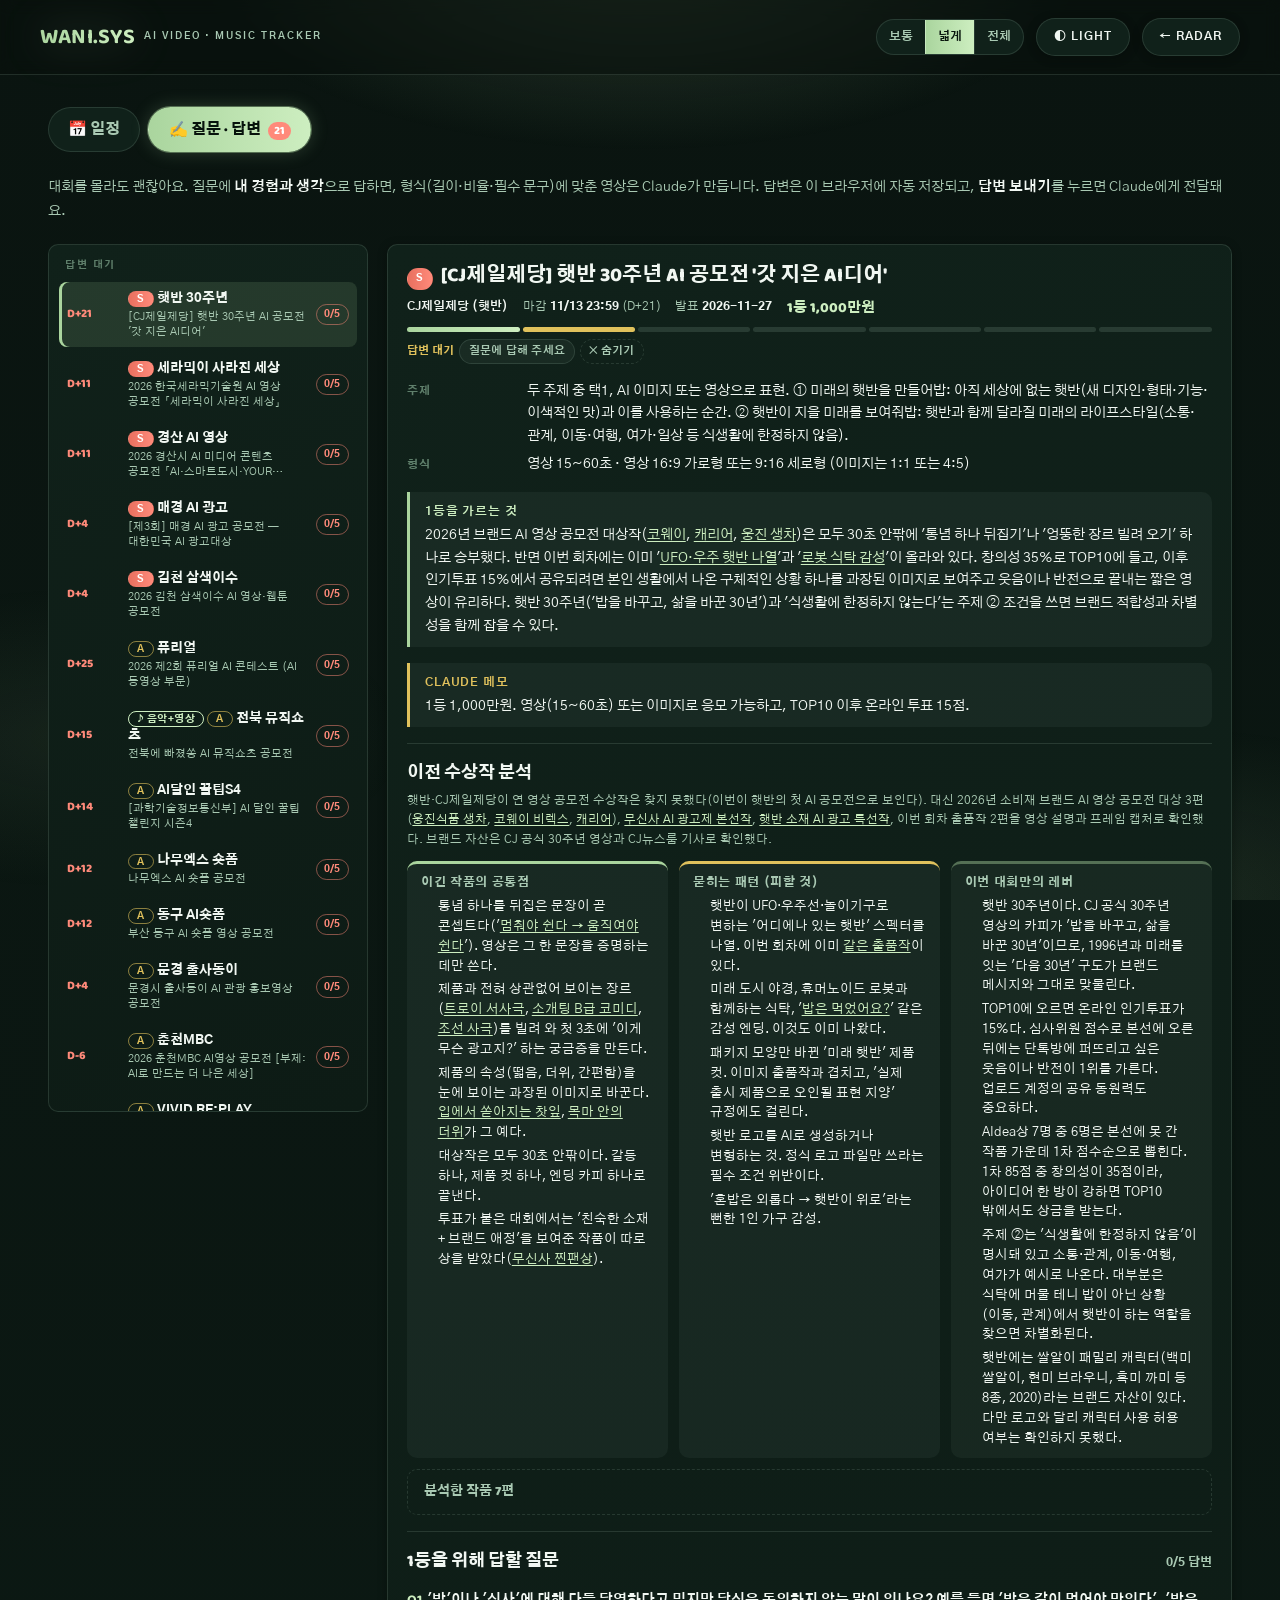
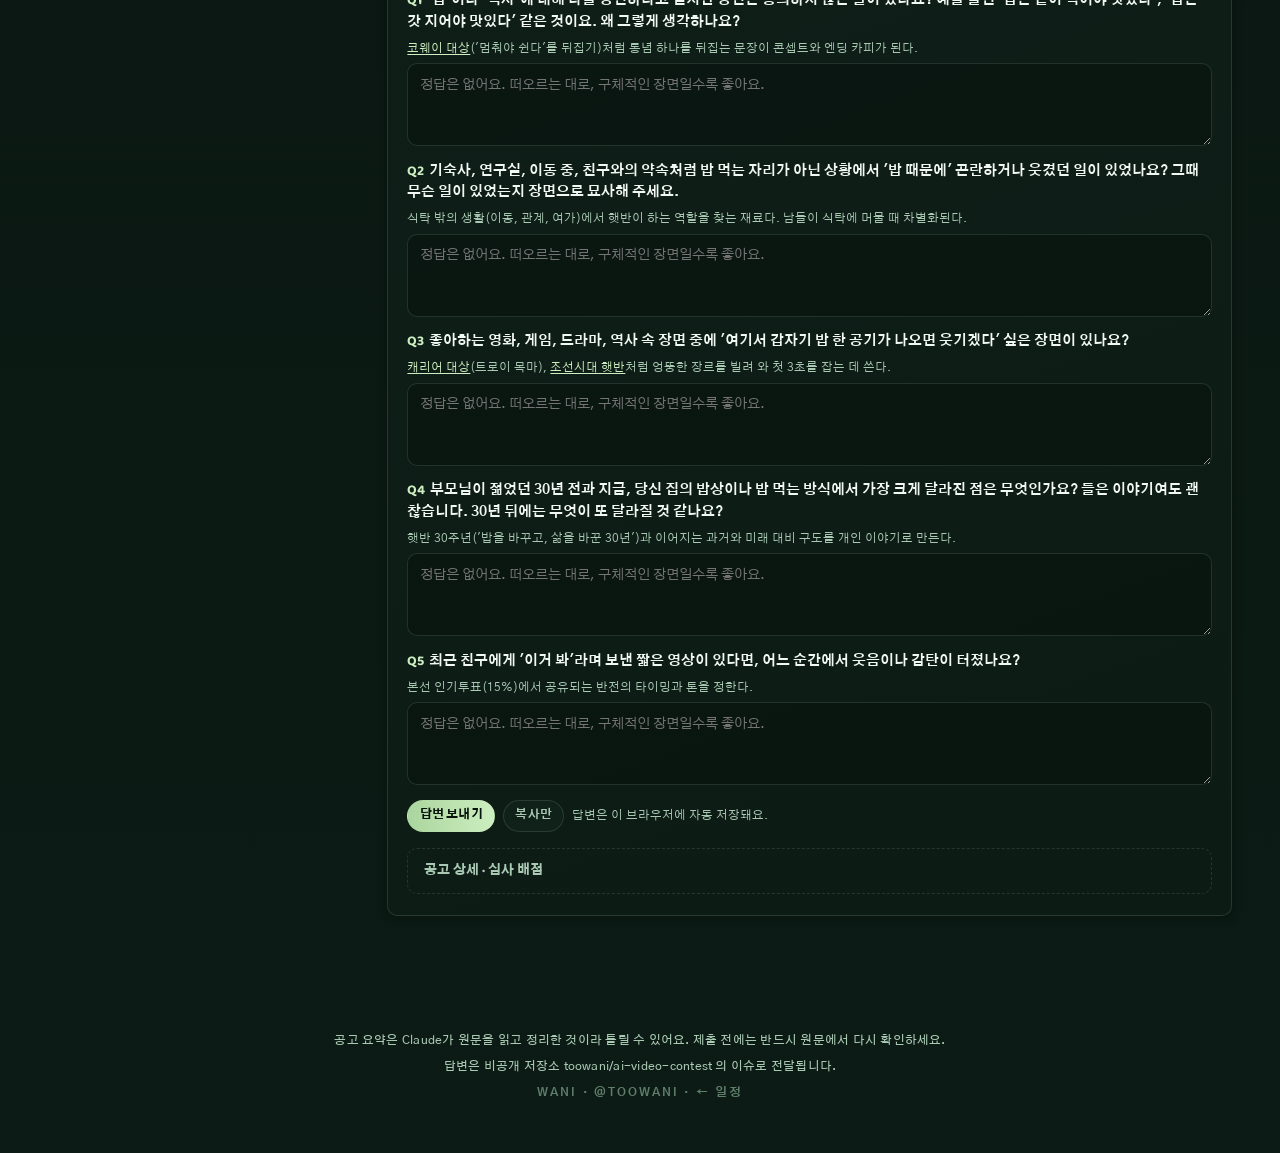
<file: contests/ai-video/questions/index.html>
<!DOCTYPE html>
<html lang="ko">
<head>
<meta charset="UTF-8">
<meta name="viewport" content="width=device-width, initial-scale=1.0">
<title>WANI.SYS — AI VIDEO·MUSIC QUESTIONS</title>
<meta name="description" content="AI 영상·음악 공모전 1등을 위해 답할 질문과 답변.">
<meta name="robots" content="noindex">
<link rel="icon" type="image/svg+xml" href="../../../assets/favicon.svg">
<meta name="theme-color" content="#0a1410">
<link rel="preconnect" href="https://fonts.googleapis.com">
<link rel="preconnect" href="https://fonts.gstatic.com" crossorigin>
<link href="https://fonts.googleapis.com/css2?family=Baloo+2:wght@500;600;700;800&family=Gothic+A1:wght@400;500;700;800;900&display=swap" rel="stylesheet">
<link rel="stylesheet" href="../../../shared/tokens.css">
<link rel="stylesheet" href="../../../css/style.css">
<link rel="stylesheet" href="../../contests.css">
<link rel="stylesheet" href="../ai-video.css?v=20261108d">
</head>
<body>

<header class="site-header">
  <div class="brand-group">
    <a class="brand" href="../../../">
      <span class="chrome-text gothic">WANI.SYS</span>
      <small>ai video · music tracker</small>
    </a>
  </div>
  <div class="header-right">
    <div class="width-switch" id="width-switch" role="group" aria-label="페이지 너비">
      <button data-w="normal" title="보통 너비">보통</button><button data-w="wide" title="넓게">넓게</button><button data-w="full" title="화면 전체">전체</button>
    </div>
    <button id="btn-theme" class="pill-btn" title="라이트/다크 전환">◐ Theme</button>
    <a class="back-link" href="../../">← Radar</a>
  </div>
</header>

<main>
  <nav class="page-tabs" aria-label="페이지">
    <a class="page-tab" href="../">📅 일정</a>
    <a class="page-tab on" href="./" aria-current="page">✍️ 질문 · 답변 <span class="n" id="tab-wait"></span></a>
  </nav>

  <section class="block">
    <p class="qa-lede">대회를 몰라도 괜찮아요. 질문에 <strong>내 경험과 생각</strong>으로 답하면, 형식(길이·비율·필수 문구)에 맞춘 영상은 Claude가 만듭니다. 답변은 이 브라우저에 자동 저장되고, <strong>답변 보내기</strong>를 누르면 Claude에게 전달돼요.</p>
    <div class="qa">
      <aside class="qa-side" id="qa-side" aria-label="대회 목록"><p class="empty-note">불러오는 중…</p></aside>
      <article class="qa-main" id="qa-main" aria-live="polite"></article>
    </div>
  </section>
</main>

<footer class="site-footer">
  <span class="plain">공고 요약은 Claude가 원문을 읽고 정리한 것이라 틀릴 수 있어요. 제출 전에는 반드시 원문에서 다시 확인하세요.<br>
    답변은 비공개 저장소 toowani/ai-video-contest 의 이슈로 전달됩니다.</span><br>
  WANI · @toowani · <a href="../">← 일정</a>
</footer>

<script src="../common.js?v=20261108d"></script>
<script src="questions.js?v=20261108d"></script>
</body>
</html>
</file>
<file: shared/tokens.css>
/* ============================================================
   WANI.SYS — SHARED DESIGN TOKENS
   toowani.com이 https://toowani.com/shared/tokens.css로 정적 배포.
   hub 자신도 이 파일을 쓴다 (한 벌 유지). 다른 서브도메인의 채택은
   강제하지 않음 — 원하는 세션이 알아서 <link>.

   신뢰 경계: 이 파일은 여러 서브도메인에서 그대로 로드될 수 있다.
   변경 시 diff 리뷰 필수, 외부 리소스 참조 추가 금지. 상세 규칙은
   워크스페이스 루트 CLAUDE.md 참고.
   ============================================================ */

:root {
  --bg: #0f0f0f;
  --fg: #e8e6df;
  --dim: #8f8d86;
  --c1: #cfcdc6;
  --c2: #9a9890;
  --acc: #aad59e;
  --hairline: rgba(255,255,255,.12);
  --stroke-strong: rgba(255,255,255,.25);
  --chip: rgba(255,255,255,.03);
  --glass-bg: rgba(18,18,18,.55);
  --glass-blur: blur(20px) saturate(150%);
  --inner-hl: inset 0 1px 0 rgba(255,255,255,.08);
  --shadow-glass:
    0 1px 1px rgba(0,0,0,.14),
    0 6px 16px rgba(0,0,0,.22),
    0 20px 48px rgba(0,0,0,.26);
  --r-s: 2px;
  --r-m: 4px;
  --ease-spring: cubic-bezier(.32,.72,0,1);
  --mono: "Pretendard Variable", Pretendard, -apple-system, BlinkMacSystemFont, sans-serif;
  --disp: "Archivo Black", "Pretendard Variable", Pretendard, sans-serif;
  --kr: "Pretendard Variable", Pretendard, -apple-system, BlinkMacSystemFont, "Noto Sans KR", sans-serif;
}

body[data-theme="light"] {
  --bg: #f2f0ea;
  --fg: #191917;
  --dim: #6d6b64;
  --c1: #3a3a36;
  --c2: #5c5a54;
  --acc: #6fa562;
  --hairline: rgba(0,0,0,.12);
  --stroke-strong: rgba(0,0,0,.3);
  --chip: rgba(0,0,0,.04);
  --glass-bg: rgba(255,255,255,.6);
  --inner-hl: inset 0 1px 0 rgba(255,255,255,.7);
}
</file>
<file: css/style.css>
/* ==========================================================================
   WANI.SYS — project hub
   p4l.toowani.com(party4life)의 룩("night sky / glow", 둥근 패널·필 버튼,
   Baloo 2 + Gothic A1)을 그대로 옮겨온 것. 강조색만 hub의 연한 초록.
   이 파일은 hub 안의 모든 페이지(index · contests · privacy)가 공통으로
   로드하는 베이스 + 허브 첫 화면 스타일.

   토큰은 아래 :root 블록에 hub 전용으로 둔다 — shared/tokens.css는 다른
   서브도메인이 그대로 로드하는 신뢰 경계 파일이라 건드리지 않았고, 이
   파일이 tokens.css보다 뒤에 로드되므로 같은 이름(--acc, --fg …)은 여기
   값이 이긴다. 옛 변수명은 별칭으로 남겨 기존 소비자가 깨지지 않게 함.
   ========================================================================== */

:root {
  /* ---- 표면 ---- */
  --bg-top: #0a1410;
  --bg-bottom: #0c1b15;
  --panel: #10211a;
  --panel-alt: #0d1b15;
  --fg: #f1f7f2;
  --fg-dim: #a9c9b3;
  --fg-faint: #5f7f6b;
  --line: rgba(169, 201, 179, 0.16);
  --line-strong: rgba(170, 213, 158, 0.42);

  /* ---- 강조색: 연한 초록 (기존 hub 그대로) ---- */
  --acc: #aad59e;
  --acc-glow: #cdeec0;
  --acc-dark: #6fa562;
  --acc-soft: rgba(170, 213, 158, 0.14);
  --on-acc: #07130c;
  --acc-rgb: 170, 213, 158;

  /* ---- 그림자 · 글로우 ---- */
  --shadow-sm: 0 2px 10px rgba(2, 10, 6, 0.35);
  --shadow-md: 0 14px 32px rgba(2, 10, 6, 0.45);
  --shadow-lg: 0 22px 50px rgba(2, 10, 6, 0.55);
  --glow-sm: 0 0 0 1px var(--line-strong), 0 0 18px rgba(170, 213, 158, 0.22);
  --glow-md: 0 0 0 1px var(--line-strong), 0 0 32px rgba(170, 213, 158, 0.32);

  /* ---- 서체 · 모서리 ---- */
  --font-gothic: "Baloo 2", "Gothic A1", "Apple SD Gothic Neo", sans-serif;
  --font-display: "Gothic A1", "Pretendard", "Apple SD Gothic Neo", sans-serif;
  --font-body: "Gothic A1", "Apple SD Gothic Neo", "Malgun Gothic", sans-serif;
  --radius: 18px;
  --radius-sm: 10px;
  --radius-pill: 999px;
  --ease-spring: cubic-bezier(.32,.72,0,1);

  /* ---- 옛 이름 별칭 ---- */
  --bg: var(--bg-bottom);
  --dim: var(--fg-dim);
  --c1: #d3e6d8;
  --c2: #8fb39c;
  --hairline: var(--line);
  --stroke-strong: var(--line-strong);
  --chip: rgba(169, 201, 179, 0.06);
  --glass-bg: rgba(10, 20, 16, 0.55);
  --glass-blur: blur(12px) saturate(140%);
  --inner-hl: inset 0 1px 0 rgba(255,255,255,.06);
  --shadow-glass: var(--shadow-md);
  --r-s: var(--radius-sm);
  --r-m: var(--radius);
  --mono: var(--font-body);
  --disp: var(--font-gothic);
  --kr: var(--font-body);
}

body[data-theme="light"] {
  --bg-top: #f4f8f2;
  --bg-bottom: #e8f0e5;
  --panel: #ffffff;
  --panel-alt: #f3f8f1;
  --fg: #152019;
  --fg-dim: #4f6b58;
  --fg-faint: #8aa393;
  --line: rgba(21, 32, 25, 0.12);
  --line-strong: rgba(111, 165, 98, 0.5);

  --acc: #6fa562;
  --acc-glow: #8ec47f;
  --acc-dark: #4f8546;
  --acc-soft: rgba(111, 165, 98, 0.14);
  --on-acc: #ffffff;
  --acc-rgb: 111, 165, 98;

  --shadow-sm: 0 2px 10px rgba(20, 40, 25, 0.08);
  --shadow-md: 0 14px 32px rgba(20, 40, 25, 0.12);
  --shadow-lg: 0 22px 50px rgba(20, 40, 25, 0.16);
  --glow-sm: 0 0 0 1px var(--line-strong), 0 0 18px rgba(111, 165, 98, 0.22);
  --glow-md: 0 0 0 1px var(--line-strong), 0 0 32px rgba(111, 165, 98, 0.28);

  --c1: #2f4a38;
  --c2: #5e7d69;
  --chip: rgba(21, 32, 25, 0.05);
  --glass-bg: rgba(255, 255, 255, 0.6);
  --inner-hl: inset 0 1px 0 rgba(255,255,255,.7);
}

* { box-sizing: border-box; margin: 0; padding: 0; }
[hidden] { display: none !important; }

html {
  background: var(--bg-bottom);
  color-scheme: dark;
  scroll-behavior: smooth;
}
body[data-theme="light"] { color-scheme: light; }

body {
  position: relative;
  min-height: 100svh;
  background: linear-gradient(180deg, var(--bg-top) 0%, var(--bg-bottom) 100%);
  color: var(--fg);
  font-family: var(--font-body);
  line-height: 1.6;
  -webkit-font-smoothing: antialiased;
  overflow-x: hidden;
}

/* 은은한 글로우 — party4life의 body::before를 초록으로 */
body::before {
  content: "";
  position: fixed;
  inset: 0;
  z-index: 0;
  pointer-events: none;
  background:
    radial-gradient(ellipse 60% 38% at 50% -6%, rgba(var(--acc-rgb), 0.20), transparent 60%),
    radial-gradient(ellipse 46% 30% at 90% 100%, rgba(var(--acc-rgb), 0.10), transparent 65%),
    radial-gradient(ellipse 40% 26% at 6% 82%, rgba(var(--acc-rgb), 0.07), transparent 65%);
}

a { color: inherit; text-decoration: none; }
img, svg { display: block; max-width: 100%; }
ul { list-style: none; }
button { font: inherit; color: inherit; background: none; border: 0; cursor: pointer; }
::selection { background: var(--acc); color: var(--on-acc); }
:focus-visible { outline: 2px solid var(--acc); outline-offset: 3px; border-radius: 4px; }

/* ---- display / accent text ---- */
.chrome-text {
  background: linear-gradient(90deg, var(--acc) 0%, var(--acc-glow) 100%);
  -webkit-background-clip: text;
  background-clip: text;
  color: transparent;
  filter: drop-shadow(0 0 22px rgba(var(--acc-rgb), 0.35));
}
.gothic { font-family: var(--font-gothic); font-weight: 700; letter-spacing: 0.01em; }
.eyebrow {
  display: inline-block;
  font-size: 0.72rem;
  letter-spacing: 0.24em;
  text-transform: uppercase;
  color: var(--fg-dim);
  font-weight: 700;
}

/* ---- site header ---- */
.site-header {
  position: relative;
  z-index: 2;
  display: flex;
  align-items: center;
  justify-content: space-between;
  gap: 1rem;
  padding: 1.1rem clamp(1rem, 4vw, 2.5rem);
  background: rgba(8, 16, 12, 0.55);
  backdrop-filter: blur(8px);
  -webkit-backdrop-filter: blur(8px);
  border-bottom: 1px solid var(--line);
}
body[data-theme="light"] .site-header { background: rgba(255, 255, 255, 0.55); }

.brand-group { display: flex; align-items: center; gap: 0.9rem; flex-wrap: wrap; min-width: 0; }
.site-header .brand {
  display: flex;
  align-items: center;
  gap: 0.6rem;
  font-family: var(--font-gothic);
  font-weight: 800;
  font-size: 1.35rem;
  letter-spacing: 0.02em;
}
.site-header .brand small {
  font-family: var(--font-display);
  font-weight: 700;
  font-size: 0.62rem;
  letter-spacing: 0.2em;
  color: var(--fg-dim);
  text-transform: uppercase;
}
.brand-social { display: flex; align-items: center; gap: 0.5rem; }
.brand-social a { display: flex; color: var(--fg-dim); transition: color 0.2s ease, transform 0.15s ease; }
.brand-social a:hover { color: var(--acc-glow); transform: translateY(-1px); }

.header-right { display: flex; align-items: center; gap: 0.75rem; flex-wrap: wrap; justify-content: flex-end; }

.auth-widget { display: flex; align-items: center; gap: 0.6rem; font-size: 0.75rem; }
.auth-widget .auth-name { font-family: var(--font-gothic); font-weight: 700; color: var(--fg); max-width: 28vw; overflow: hidden; text-overflow: ellipsis; white-space: nowrap; }
.auth-widget a, .auth-widget button {
  font-weight: 700;
  letter-spacing: 0.04em;
  color: var(--acc-glow);
  border-bottom: 1px solid transparent;
  transition: border-color 0.2s ease;
  border-radius: 0;
}
.auth-widget a:hover, .auth-widget button:hover { border-bottom-color: var(--acc-glow); }

/* pill 버튼 — party4life .back-link 그대로 */
.pill-btn, .back-link {
  display: inline-flex;
  align-items: center;
  gap: 0.4rem;
  font-size: 0.75rem;
  font-weight: 700;
  letter-spacing: 0.08em;
  text-transform: uppercase;
  color: var(--fg);
  background: var(--panel);
  border: 1px solid var(--line);
  padding: 0.55rem 1.05rem;
  border-radius: var(--radius-pill);
  box-shadow: var(--shadow-sm);
  white-space: nowrap;
  transition: border-color 0.2s ease, transform 0.2s ease, box-shadow 0.2s ease, color 0.2s ease;
}
.pill-btn:hover, .back-link:hover {
  border-color: var(--line-strong);
  color: var(--acc-glow);
  transform: translateY(-1px);
  box-shadow: var(--glow-sm);
}
/* 채워진 강조 버튼 — party4life .add-btn */
.add-btn {
  display: inline-flex;
  align-items: center;
  gap: 0.35rem;
  font-family: var(--font-gothic);
  font-size: 0.74rem;
  font-weight: 800;
  letter-spacing: 0.04em;
  color: var(--on-acc);
  background: linear-gradient(90deg, var(--acc), var(--acc-glow));
  border: none;
  padding: 0.5rem 1rem;
  border-radius: var(--radius-pill);
  white-space: nowrap;
  transition: box-shadow 0.2s ease, transform 0.15s ease;
}
.add-btn:hover { box-shadow: var(--glow-sm); transform: translateY(-1px); }
.text-btn { font-size: 0.74rem; font-weight: 700; color: var(--acc-glow); padding: 0.2rem 0; }
.text-btn:hover { text-decoration: underline; }

main { position: relative; z-index: 1; }

/* ---- hero ---- */
.hero {
  padding: clamp(3rem, 8vw, 5rem) clamp(1.25rem, 6vw, 3rem) clamp(2rem, 5vw, 3rem);
  max-width: 980px;
  margin: 0 auto;
}
.hero h1 {
  font-family: var(--font-gothic);
  font-weight: 800;
  font-size: clamp(2.4rem, 8vw, 3.75rem);
  line-height: 1.1;
  margin: 0.5rem 0 1.25rem;
}
.hero .lede {
  color: var(--fg-dim);
  font-size: clamp(0.92rem, 2vw, 1.05rem);
  max-width: 62ch;
  line-height: 1.85;
}
.hero .lede strong { color: var(--fg); font-weight: 800; }
.hero .hero-actions { display: flex; flex-wrap: wrap; gap: 0.6rem; margin-top: 1.5rem; }

/* ---- block / section title ---- */
.block {
  max-width: 980px;
  margin: 0 auto;
  padding: 1.5rem clamp(1.25rem, 6vw, 3rem) clamp(3rem, 6vw, 4.5rem);
}
.section-title {
  display: flex;
  align-items: baseline;
  flex-wrap: wrap;
  gap: 0.75rem;
  margin-bottom: 1.75rem;
  padding-bottom: 0.9rem;
  border-bottom: 1px solid var(--line);
}
.section-title h1, .section-title h2 {
  font-family: var(--font-gothic);
  font-weight: 800;
  font-size: clamp(1.5rem, 4vw, 1.9rem);
  color: var(--fg);
}
.section-title .idx { font-size: 0.75rem; font-weight: 700; color: var(--acc-glow); letter-spacing: 0.16em; }
.section-title .right { margin-left: auto; display: flex; gap: 0.5rem; align-items: center; }

/* ---- project cards (party4life .entry-card) ---- */
.project-grid {
  display: grid;
  grid-template-columns: 1fr;
  gap: 1.25rem;
}
@media (min-width: 640px) { .project-grid { grid-template-columns: 1fr 1fr; gap: 1.5rem; } }
@media (min-width: 980px) { .project-grid { grid-template-columns: 1fr 1fr 1fr; } }

.entry-card {
  position: relative;
  display: flex;
  flex-direction: column;
  align-items: flex-start;
  gap: 0.7rem;
  padding: clamp(1.6rem, 4vw, 2.2rem) 1.5rem 1.6rem;
  border: 1px solid var(--line);
  border-radius: var(--radius);
  background: linear-gradient(160deg, var(--panel), var(--panel-alt));
  box-shadow: var(--shadow-sm);
  overflow: hidden;
  transition: transform 0.25s ease, border-color 0.25s ease, box-shadow 0.25s ease;
}
.entry-card::before {
  content: "";
  position: absolute;
  inset: 0;
  background: radial-gradient(ellipse 80% 60% at 50% 0%, rgba(var(--acc-rgb), 0.16), transparent 65%);
  opacity: 0;
  transition: opacity 0.3s ease;
}
.entry-card:hover::before { opacity: 1; }
.entry-card:hover { border-color: var(--line-strong); transform: translateY(-4px); box-shadow: var(--glow-md); }
.entry-card > * { position: relative; }
.entry-card .num-row { display: flex; align-items: center; gap: 0.5rem; width: 100%; }
.entry-card .num { font-family: var(--font-gothic); font-weight: 700; font-size: 0.85rem; color: var(--fg-faint); }
.entry-card h2 {
  font-family: var(--font-gothic);
  font-weight: 800;
  font-size: clamp(1.5rem, 3.6vw, 1.9rem);
  letter-spacing: 0.01em;
  color: var(--fg);
  line-height: 1.15;
  overflow-wrap: anywhere;
}
.entry-card p { font-size: 0.85rem; color: var(--fg-dim); word-break: keep-all; overflow-wrap: anywhere; line-height: 1.7; flex: 1; }
.entry-card .tags { display: flex; flex-wrap: wrap; gap: 0.4rem; }
.entry-card .tags span, .badge {
  font-size: 0.66rem;
  font-weight: 700;
  color: var(--fg-dim);
  background: var(--chip);
  border: 1px solid var(--line);
  padding: 0.18rem 0.6rem;
  border-radius: var(--radius-pill);
  letter-spacing: 0.04em;
}
.badge { text-transform: uppercase; letter-spacing: 0.08em; font-weight: 800; border-color: var(--line-strong); }
.badge-dev { color: #e0c15c; border-color: rgba(224, 193, 92, 0.55); }
.badge-private { color: var(--fg-faint); }
.entry-card .cta {
  margin-top: 0.4rem;
  font-size: 0.72rem;
  font-weight: 700;
  letter-spacing: 0.18em;
  text-transform: uppercase;
  color: var(--acc-glow);
  border-bottom: 2px solid var(--acc);
  padding-bottom: 0.15rem;
}
.entry-card.locked { opacity: 0.72; }
.empty-note { grid-column: 1 / -1; text-align: center; font-size: 0.8rem; color: var(--fg-dim); padding: 2rem 0; }

/* ---- footer ---- */
.site-footer {
  position: relative;
  z-index: 1;
  text-align: center;
  padding: 2.5rem 1rem 3rem;
  color: var(--fg-faint);
  font-size: 0.72rem;
  font-weight: 700;
  letter-spacing: 0.18em;
  text-transform: uppercase;
  line-height: 2.2;
}
.site-footer a { color: var(--fg-faint); border-bottom: 1px solid transparent; transition: color 0.2s ease, border-color 0.2s ease; }
.site-footer a:hover { color: var(--fg-dim); border-color: var(--fg-dim); }
.site-footer .plain { text-transform: none; letter-spacing: 0.02em; font-weight: 500; font-size: 0.74rem; color: var(--fg-dim); }

/* ---- policy page (privacy) ---- */
.policy-meta { font-size: 0.76rem; color: var(--fg-dim); letter-spacing: 0.04em; margin: -0.5rem 0 2rem; }
.policy-section {
  max-width: 720px;
  margin: 0 0 1rem;
  padding: 1.25rem 1.4rem;
  border: 1px solid var(--line);
  border-radius: var(--radius);
  background: linear-gradient(160deg, var(--panel), var(--panel-alt));
  box-shadow: var(--shadow-sm);
}
.policy-section h2 {
  font-family: var(--font-gothic);
  font-size: 1.05rem;
  font-weight: 800;
  color: var(--fg);
  margin-bottom: 0.6rem;
}
.policy-section p, .policy-section li { font-size: 0.88rem; color: var(--fg-dim); line-height: 1.85; }
.policy-section p { margin-bottom: 0.5rem; }
.policy-section ul { list-style: disc; padding-left: 1.2rem; }
.policy-section li { margin-bottom: 0.35rem; }
.policy-section strong { color: var(--fg); }
.policy-section a { color: var(--acc-glow); border-bottom: 1px solid transparent; }
.policy-section a:hover { border-bottom-color: var(--acc-glow); }
.policy-footnote { font-size: 0.74rem; color: var(--fg-faint); margin-top: 1.5rem; letter-spacing: 0.06em; }

/* ---- responsive ---- */
@media (max-width: 720px) {
  .site-header { padding: 0.9rem 1rem; }
  .site-header .brand { font-size: 1.15rem; }
  .site-header .brand small { display: none; }
  .pill-btn, .back-link { padding: 0.5rem 0.8rem; font-size: 0.7rem; }
}
</file>
<file: contests/contests.css>
/* ============================================================
   WANI.SYS — CONTEST RADAR
   ../css/style.css(베이스 · party4life 룩) 위에 얹는 전용 스타일.
   공고 행은 party4life의 .notice-card / .notice-row 스타일을 따른다.
   ============================================================ */
body {
  --warn: #e0c15c; --danger: #ff8a7a; --ok: var(--acc); --info: #7fb3e8; --purple: #c9a5e8;
  --field-bg: rgba(4, 12, 8, 0.35);
}
body[data-theme="light"] { --warn: #b48f16; --danger: #c94f3d; --info: #3b7fc4; --purple: #8a5fb0; --field-bg: rgba(255, 255, 255, 0.7); }

.hero-compact { padding-bottom: 0.5rem; }
.hero-compact h1 { font-size: clamp(2rem, 6vw, 3rem); }

/* ---------- summary ---------- */
.stat-grid {
  display: grid;
  grid-template-columns: repeat(5, minmax(0, 1fr));
  gap: 0.8rem;
}
.stat {
  border: 1px solid var(--line);
  border-radius: var(--radius-sm);
  background: linear-gradient(160deg, var(--panel), var(--panel-alt));
  box-shadow: var(--shadow-sm);
  padding: 0.9rem 1rem 0.8rem;
  display: flex; flex-direction: column; gap: 0.15rem;
  position: relative; overflow: hidden;
}
.stat::before { content: ""; position: absolute; top: 0; left: 0; right: 0; height: 3px; background: var(--fg-faint); }
.stat.urgent::before { background: var(--danger); }
.stat.new::before { background: var(--info); }
.stat.star::before { background: var(--warn); }
.stat.applied::before { background: var(--acc); }
.stat-n { font-family: var(--font-gothic); font-weight: 800; font-size: 1.7rem; line-height: 1.1; color: var(--fg); }
.stat-l { font-size: 0.66rem; font-weight: 700; letter-spacing: 0.12em; text-transform: uppercase; color: var(--fg-dim); }
.meta { display: flex; flex-wrap: wrap; align-items: center; gap: 0.4rem 1.2rem; margin: 0.9rem 0 1.4rem; font-size: 0.74rem; font-weight: 700; color: var(--fg-dim); }
.sources-health { display: flex; flex-wrap: wrap; gap: 0.3rem 0.9rem; }
.sources-health span::before { content: "●"; margin-right: 0.35rem; color: var(--acc); font-size: 0.6rem; vertical-align: 1px; }
.sources-health span.stale::before { color: var(--danger); }
.sources-health span.stale { text-decoration: underline dotted; cursor: help; }

/* ---------- controls ---------- */
.controls { display: flex; flex-direction: column; gap: 0.7rem; margin-bottom: 1.5rem; }
.row { display: flex; gap: 0.5rem; align-items: center; flex-wrap: wrap; }
.search-row { position: relative; }
.search-input {
  flex: 1 1 260px; min-width: 200px;
  font-family: var(--font-body); font-size: 0.9rem; color: var(--fg);
  background: var(--field-bg);
  border: 1px solid var(--line); border-radius: var(--radius-sm);
  padding: 0.7rem 0.9rem;
}
.search-input:focus { outline: none; border-color: var(--line-strong); box-shadow: var(--glow-sm); }
.search-input::-webkit-search-cancel-button { display: none; }
.select {
  font-family: var(--font-body); font-size: 0.8rem; font-weight: 700; color: var(--fg);
  background: var(--field-bg);
  border: 1px solid var(--line); border-radius: var(--radius-sm); padding: 0.7rem 0.8rem;
}
.chips-label { font-size: 0.66rem; font-weight: 800; letter-spacing: 0.2em; text-transform: uppercase; color: var(--fg-faint); min-width: 2.2rem; }
.chips-gap { flex: 1; }
.chip {
  font-family: var(--font-gothic); font-size: 0.76rem; font-weight: 700; letter-spacing: 0.02em;
  color: var(--fg-dim); background: var(--panel); border: 1px solid var(--line);
  padding: 0.42rem 0.95rem; border-radius: var(--radius-pill);
  transition: color 0.2s ease, border-color 0.2s ease, box-shadow 0.2s ease, background 0.2s ease;
}
.chip:hover { color: var(--fg); border-color: var(--line-strong); }
.chip.on { color: var(--on-acc); background: linear-gradient(90deg, var(--acc), var(--acc-glow)); border-color: transparent; box-shadow: var(--glow-sm); }
.chip[data-cat="ai"].on { background: linear-gradient(90deg, var(--info), #a9ccf0); }
.chip[data-cat="startup"].on { background: linear-gradient(90deg, var(--warn), #efd98a); }
.chip[data-cat="video"].on { background: linear-gradient(90deg, var(--purple), #e2c9f5); }
body[data-theme="light"] .chip[data-cat].on { color: #fff; }
.chip .n { opacity: 0.7; margin-left: 0.3rem; font-weight: 600; }

/* ---------- list ---------- */
#list { display: flex; flex-direction: column; gap: 0.6rem; }
.group-title {
  display: flex; align-items: baseline; gap: 0.6rem; flex-wrap: wrap;
  margin: 1.6rem 0 0.4rem; padding-bottom: 0.6rem; border-bottom: 1px solid var(--line);
  font-family: var(--font-gothic); font-weight: 800; font-size: 1.05rem; color: var(--fg);
}
.group-title .n { font-size: 0.72rem; font-weight: 700; letter-spacing: 0.14em; color: var(--acc-glow); }
.group-title.g-week { color: var(--danger); }
.group-title.g-next { color: var(--warn); }
.empty-note { text-align: center; font-size: 0.8rem; color: var(--fg-dim); padding: 2.5rem 0; }

.item {
  display: grid; grid-template-columns: 4.6rem minmax(0, 1fr) auto;
  gap: 0.4rem 1rem; align-items: start;
  background: linear-gradient(160deg, var(--panel), var(--panel-alt));
  border: 1px solid var(--line); border-radius: var(--radius-sm);
  padding: 0.85rem 1rem; box-shadow: var(--shadow-sm);
  transition: border-color 0.2s ease, box-shadow 0.2s ease, transform 0.2s ease;
}
.item:hover { border-color: var(--line-strong); box-shadow: var(--glow-sm); }
.item.applied { opacity: 0.55; }
.item.hidden-item { opacity: 0.45; }
.item.starred { box-shadow: inset 3px 0 0 0 var(--warn), var(--shadow-sm); }

.dday {
  font-family: var(--font-gothic); font-weight: 800; font-size: 0.98rem; line-height: 1.1; letter-spacing: 0.01em;
  padding: 0.45rem 0.2rem; text-align: center; border: 1px solid var(--line); border-radius: var(--radius-sm);
  color: var(--fg); background: var(--field-bg);
}
.dday small { display: block; font-family: var(--font-body); font-size: 0.6rem; letter-spacing: 0.06em; margin-top: 0.15rem; color: var(--fg-dim); font-weight: 700; }
.dday.d0, .dday.d1 { color: #fff; background: linear-gradient(90deg, #e8705f, var(--danger)); border-color: transparent; }
.dday.d0 small, .dday.d1 small { color: rgba(255,255,255,0.8); }
.dday.d3 { color: var(--danger); border-color: rgba(255, 138, 122, 0.5); }
.dday.d7 { color: var(--warn); border-color: rgba(224, 193, 92, 0.5); }
.dday.up { color: var(--info); border-color: rgba(127, 179, 232, 0.5); }
.dday.over { color: var(--fg-faint); text-decoration: line-through; }
.dday.unk { color: var(--fg-faint); }

.main { min-width: 0; display: flex; flex-direction: column; gap: 0.35rem; }
.title-line { display: flex; align-items: baseline; gap: 0.5rem; flex-wrap: wrap; }
.title { font-weight: 700; font-size: 0.95rem; line-height: 1.4; color: var(--fg); overflow-wrap: anywhere; word-break: keep-all; }
.title:hover { color: var(--acc-glow); }
.badge-new {
  font-size: 0.6rem; font-weight: 800; letter-spacing: 0.1em; text-transform: uppercase;
  color: #06121c; background: linear-gradient(90deg, var(--info), #a9ccf0); padding: 0.15rem 0.5rem; border-radius: var(--radius-pill);
}
.sub { font-size: 0.76rem; color: var(--fg-dim); display: flex; flex-wrap: wrap; gap: 0.15rem 0.9rem; line-height: 1.6; }
.sub .host { color: var(--fg); font-weight: 700; }
.sub .period b { color: var(--fg); font-weight: 800; }
.tags { display: flex; flex-wrap: wrap; gap: 0.3rem; align-items: center; }
.tag {
  font-size: 0.66rem; font-weight: 700; letter-spacing: 0.02em; padding: 0.15rem 0.55rem; border-radius: var(--radius-pill);
  border: 1px solid var(--line); color: var(--fg-dim); background: var(--chip);
  overflow-wrap: anywhere; word-break: keep-all; max-width: 100%;
}
.tag.t-ai { color: var(--info); border-color: rgba(127, 179, 232, 0.45); }
.tag.t-dev { color: var(--acc-glow); border-color: var(--line-strong); }
.tag.t-startup { color: var(--warn); border-color: rgba(224, 193, 92, 0.45); }
.tag.t-video { color: var(--purple); border-color: rgba(201, 165, 232, 0.45); }
.tag.src { border-style: solid; }
.tag.src:hover { color: var(--fg); border-color: var(--line-strong); }
.tag.cat { border-style: dashed; }

.actions { display: flex; flex-direction: column; gap: 0.35rem; align-items: flex-end; }
.actions .act-row { display: flex; gap: 0.3rem; }
.act {
  font-family: var(--font-gothic); font-size: 0.72rem; font-weight: 700; letter-spacing: 0.02em;
  color: var(--fg-dim); border: 1px solid var(--line); padding: 0.35rem 0.7rem; border-radius: var(--radius-pill);
  background: var(--panel); white-space: nowrap;
  transition: color 0.2s ease, border-color 0.2s ease, box-shadow 0.2s ease, transform 0.15s ease;
}
.act:hover { color: var(--fg); border-color: var(--line-strong); }
.act.on-star { color: var(--warn); border-color: rgba(224, 193, 92, 0.6); }
.act.on-applied { color: var(--on-acc); background: linear-gradient(90deg, var(--acc), var(--acc-glow)); border-color: transparent; }
.act.on-hidden { color: var(--danger); border-color: rgba(255, 138, 122, 0.5); }
.act.go {
  color: var(--on-acc); background: linear-gradient(90deg, var(--acc), var(--acc-glow)); border-color: transparent; font-weight: 800;
}
.act.go:hover { box-shadow: var(--glow-sm); transform: translateY(-1px); }
.memo { width: 100%; margin-top: 0.1rem; }
.memo input {
  width: 100%; background: transparent; border: 0; border-bottom: 1px dashed var(--line); color: var(--fg);
  font: inherit; font-size: 0.74rem; padding: 0.2rem 0; text-align: right;
}
.memo input:focus { outline: none; border-bottom-color: var(--acc); }
.memo input::placeholder { color: var(--fg-faint); }

/* ---------- 맞춤 판정 · 오늘의 추천 ---------- */
.badge-grade {
  font-size: 0.6rem; font-weight: 800; letter-spacing: 0.08em; padding: 0.15rem 0.5rem; border-radius: var(--radius-pill);
  border: 1px solid var(--line); color: var(--fg-dim);
}
.badge-grade.g-rec { color: var(--acc-glow); border-color: var(--line-strong); }
.badge-grade.g-check { color: var(--warn); border-color: rgba(224, 193, 92, 0.6); }
.badge-grade.g-manual { border-style: dashed; }
.tag.reason { color: var(--danger); border-color: rgba(255, 138, 122, 0.45); }
.reason-text { font-size: 0.74rem; line-height: 1.55; color: var(--fg-dim); }
.grade-select { font-size: 0.68rem; padding: 0.3rem 0.5rem; max-width: 100%; }

.picks { display: flex; flex-direction: column; gap: 0.6rem; margin-bottom: 1.4rem; }
.picks-title { color: var(--acc-glow); margin-top: 0; }
.item.pick { border-color: var(--line-strong); box-shadow: var(--glow-sm); }
.pick-why { color: var(--fg); }

.low-grade { margin-top: 2rem; }
.low-details > summary {
  cursor: pointer; font-family: var(--font-gothic); font-weight: 800; font-size: 0.9rem; color: var(--fg-dim);
  padding: 0.7rem 1rem; border: 1px dashed var(--line); border-radius: var(--radius-sm); list-style: none;
}
.low-details > summary::-webkit-details-marker { display: none; }
.low-details > summary:hover { color: var(--fg); border-color: var(--line-strong); }
.low-details[open] > summary { margin-bottom: 0.6rem; }
.low-details .item { margin-bottom: 0.6rem; opacity: 0.8; }
.low-title { color: var(--danger); font-size: 0.9rem; }

/* ---------- responsive ---------- */
@media (max-width: 900px) {
  .stat-grid { grid-template-columns: repeat(3, minmax(0, 1fr)); }
}
@media (max-width: 720px) {
  .stat-grid { grid-template-columns: repeat(2, minmax(0, 1fr)); }
  .item { grid-template-columns: 4rem minmax(0, 1fr); }
  .actions { grid-column: 1 / -1; flex-direction: row; flex-wrap: wrap; align-items: center; justify-content: flex-start; }
  .memo { order: 9; }
  .memo input { text-align: left; }
  .chips-label { display: none; }
  .header-right { gap: 0.4rem; }
}
</file>
<file: contests/ai-video/ai-video.css>
/* ============================================================
   WANI.SYS — AI VIDEO TRACKER
   ../contests.css(레이더) 위에 얹는 전용 스타일. 색·변수는 레이더와 공유.
   일정 페이지(캘린더 · 진행 현황)와 질문 페이지(qa-*)가 함께 쓴다.
   ============================================================ */
.sec-title {
  display: flex; align-items: baseline; gap: 0.6rem; flex-wrap: wrap;
  font-family: var(--font-gothic); font-weight: 800; font-size: 1.15rem; color: var(--fg);
  margin: 2rem 0 0.8rem; padding-bottom: 0.6rem; border-bottom: 1px solid var(--line);
}
.sec-title small { font-size: 0.7rem; font-weight: 700; letter-spacing: 0.12em; color: var(--fg-faint); }

/* ---------- page tabs ---------- */
.page-tabs {
  display: flex; gap: 0.5rem; flex-wrap: wrap;
  max-width: 980px; margin: 0 auto; padding: 2rem clamp(1.25rem, 6vw, 3rem) 0; box-sizing: border-box;
}
.block.tight { padding-bottom: 0; }

/* ---------- 페이지 너비 (보통 = 레이더와 같은 980px) ---------- */
body[data-width="wide"] .block, body[data-width="wide"] .page-tabs { max-width: 1360px; }
body[data-width="full"] .block, body[data-width="full"] .page-tabs { max-width: none; }
.width-switch { display: inline-flex; border: 1px solid var(--line); border-radius: var(--radius-pill); overflow: hidden; background: var(--panel); }
.width-switch button {
  all: unset; cursor: pointer; font-family: var(--font-gothic); font-size: 0.74rem; font-weight: 700;
  color: var(--fg-dim); padding: 0.45rem 0.75rem;
}
.width-switch button + button { border-left: 1px solid var(--line); }
.width-switch button:hover { color: var(--fg); }
.width-switch button:focus-visible { outline: 2px solid var(--acc); outline-offset: -2px; }
.width-switch button.on { color: var(--on-acc); background: linear-gradient(90deg, var(--acc), var(--acc-glow)); }
.page-tab {
  font-family: var(--font-gothic); font-weight: 800; font-size: 0.95rem; color: var(--fg-dim);
  padding: 0.6rem 1.2rem; border: 1px solid var(--line); border-radius: var(--radius-pill);
  background: var(--panel); transition: color 0.2s ease, border-color 0.2s ease, box-shadow 0.2s ease;
}
.page-tab:hover { color: var(--fg); border-color: var(--line-strong); }
.page-tab.on { color: var(--on-acc); background: linear-gradient(90deg, var(--acc), var(--acc-glow)); border-color: transparent; box-shadow: var(--glow-sm); }
.page-tab .n:not(:empty) {
  display: inline-block; min-width: 1.3rem; margin-left: 0.3rem; padding: 0 0.35rem; text-align: center;
  font-size: 0.72rem; border-radius: var(--radius-pill); color: #fff; background: var(--danger);
}

/* ---------- calendar ---------- */
.cal-toolbar { display: flex; justify-content: space-between; align-items: center; gap: 0.8rem; flex-wrap: wrap; margin-bottom: 0.8rem; }
.cal-nav { display: flex; align-items: center; gap: 0.5rem; }
.cal-title { margin: 0 0.4rem; font-weight: 800; font-size: 1.35rem; color: var(--fg); min-width: 8.5rem; text-align: center; }
.cal-legend { display: flex; gap: 0.8rem; font-size: 0.72rem; font-weight: 700; color: var(--fg-dim); }
.cal-legend .lg::before { content: ""; display: inline-block; width: 0.6rem; height: 0.6rem; border-radius: 3px; margin-right: 0.3rem; vertical-align: -1px; background: currentColor; }
.lg.k-deadline { color: var(--danger); } .lg.k-announce { color: var(--acc); } .lg.k-award { color: var(--warn); } .lg.k-other { color: var(--info); }

.cal {
  display: grid; grid-template-columns: repeat(7, minmax(0, 1fr));
  border: 1px solid var(--line); border-radius: var(--radius-sm); overflow: hidden;
  background: linear-gradient(160deg, var(--panel), var(--panel-alt)); box-shadow: var(--shadow-sm);
}
.cal-dow {
  font-size: 0.68rem; font-weight: 800; letter-spacing: 0.1em; text-align: center; color: var(--fg-dim);
  padding: 0.5rem 0; border-bottom: 1px solid var(--line);
}
.cal-dow.sun, .cal-num.sun { color: var(--danger); }
.cal-dow.sat, .cal-num.sat { color: var(--info); }
.cal-day {
  all: unset; box-sizing: border-box; cursor: pointer;
  display: flex; flex-direction: column; gap: 0.2rem; min-height: 6.4rem; min-width: 0; padding: 0.35rem;
  border-right: 1px solid var(--line); border-bottom: 1px solid var(--line);
  transition: background 0.15s ease;
}
.cal-day:nth-child(7n) { border-right: 0; }
.cal-day:hover { background: var(--chip); }
.cal-day:focus-visible { outline: 2px solid var(--acc); outline-offset: -2px; }
.cal-day.out { opacity: 0.35; }
.cal-day.past .cal-chip { opacity: 0.55; }
.cal-day.sel { background: var(--acc-soft); box-shadow: inset 0 0 0 2px var(--line-strong); }
.cal-num { font-family: var(--font-gothic); font-weight: 800; font-size: 0.82rem; color: var(--fg); width: 1.6rem; height: 1.6rem; line-height: 1.6rem; text-align: center; border-radius: 50%; }
.cal-day.today .cal-num { color: var(--on-acc); background: linear-gradient(90deg, var(--acc), var(--acc-glow)); }
.cal-chips { display: flex; flex-direction: column; gap: 0.18rem; min-width: 0; }
.cal-chip {
  display: block; cursor: pointer; transition: filter 0.15s ease, transform 0.15s ease; font-size: 0.66rem; font-weight: 800; line-height: 1.35; padding: 0.12rem 0.35rem; border-radius: 4px;
  white-space: nowrap; overflow: hidden; text-overflow: ellipsis; color: var(--fg); border-left: 3px solid; background: var(--chip);
}
.cal-chip.k-deadline { border-color: var(--danger); background: rgba(255, 138, 122, 0.14); }
.cal-chip.k-announce { border-color: var(--acc); background: var(--acc-soft); }
.cal-chip.k-award { border-color: var(--warn); background: rgba(224, 193, 92, 0.14); }
.cal-chip.k-other { border-color: var(--info); background: rgba(127, 179, 232, 0.12); }
.cal-chip:hover { filter: brightness(1.35); transform: translateX(1px); }
.cal-chip:focus-visible { outline: 2px solid var(--acc); outline-offset: 1px; }
.cal-more { font-size: 0.62rem; font-weight: 800; color: var(--fg-dim); padding-left: 0.35rem; }
.cal-dots { display: none; gap: 3px; flex-wrap: wrap; justify-content: center; }
.cal-dots i { width: 6px; height: 6px; border-radius: 50%; background: var(--fg-faint); }
.cal-dots i.k-deadline { background: var(--danger); } .cal-dots i.k-announce { background: var(--acc); }
.cal-dots i.k-award { background: var(--warn); } .cal-dots i.k-other { background: var(--info); }

/* 선택한 날 */
.day-panel {
  margin-top: 0.8rem; padding: 0.9rem 1rem; border: 1px solid var(--line); border-radius: var(--radius-sm);
  background: linear-gradient(160deg, var(--panel), var(--panel-alt)); display: flex; flex-direction: column; gap: 0.55rem;
}
.day-head { font-family: var(--font-gothic); font-weight: 800; font-size: 1rem; color: var(--fg); }
.day-empty { margin: 0; font-size: 0.82rem; color: var(--fg-dim); }
.link-btn { all: unset; cursor: pointer; color: var(--acc-glow); font-weight: 800; text-decoration: underline; text-underline-offset: 2px; }
.day-ev {
  display: grid; grid-template-columns: 3.6rem minmax(0, 1fr) auto; gap: 0.8rem; align-items: center; font-size: 0.84rem;
  padding: 0.45rem 0.5rem; margin: 0 -0.5rem; border-radius: 8px; color: inherit;
}
.day-ev:hover { background: var(--chip); }
.day-ev:hover .act { color: var(--fg); border-color: var(--line-strong); }
.day-ev-main { min-width: 0; display: flex; flex-direction: column; }
.day-ev-main b { color: var(--fg); overflow-wrap: anywhere; word-break: keep-all; }
.day-ev-sub { font-size: 0.74rem; color: var(--fg-dim); }
.tl-kind {
  font-size: 0.66rem; font-weight: 800; text-align: center; padding: 0.2rem 0.4rem;
  border-radius: var(--radius-pill); border: 1px solid var(--line); color: var(--fg-dim);
}
.tl-kind.k-deadline { color: var(--danger); border-color: rgba(255, 138, 122, 0.5); }
.tl-kind.k-announce { color: var(--acc-glow); border-color: var(--line-strong); }
.tl-kind.k-award { color: var(--warn); border-color: rgba(224, 193, 92, 0.55); }
.tl-kind.k-other { color: var(--info); border-color: rgba(127, 179, 232, 0.5); }

/* ---------- 진행 현황 ---------- */
.status-list { display: flex; flex-direction: column; gap: 0.5rem; }
.srow {
  display: grid; grid-template-columns: 4.6rem minmax(0, 1fr) auto; gap: 0.4rem 1rem; align-items: center;
  padding: 0.75rem 1rem; border: 1px solid var(--line); border-radius: var(--radius-sm);
  background: linear-gradient(160deg, var(--panel), var(--panel-alt)); box-shadow: var(--shadow-sm);
}
.srow.skip { opacity: 0.7; box-shadow: none; }
.srow-main { min-width: 0; display: flex; flex-direction: column; gap: 0.35rem; }
.srow-side { display: flex; flex-direction: column; align-items: flex-end; gap: 0.4rem; }
.skip-details { margin-top: 1rem; }
.prio {
  font-size: 0.6rem; font-weight: 800; letter-spacing: 0.08em; padding: 0.12rem 0.5rem;
  border-radius: var(--radius-pill); border: 1px solid var(--line); color: var(--fg-dim);
}
.prio.p-S { color: #fff; background: linear-gradient(90deg, #e8705f, var(--danger)); border-color: transparent; }
.prio.p-A { color: var(--warn); border-color: rgba(224, 193, 92, 0.6); }
.prio.p-B { color: var(--info); border-color: rgba(127, 179, 232, 0.5); }
.prize { font-family: var(--font-gothic); font-weight: 800; font-size: 0.9rem; color: var(--acc-glow); white-space: nowrap; }

.stages { display: flex; gap: 3px; }
.stages span { flex: 1; height: 5px; border-radius: 3px; background: var(--line); }
.stages span.on { background: linear-gradient(90deg, var(--acc), var(--acc-glow)); }
.stages span.cur { background: var(--warn); }
.stage-label { font-size: 0.7rem; font-weight: 800; color: var(--warn); }

/* ---------- 질문 · 답변 ---------- */
.qa-lede { font-size: 0.88rem; line-height: 1.7; color: var(--fg-dim); margin: 0 0 1.2rem; }
.qa-lede strong { color: var(--fg); }
.qa { display: grid; grid-template-columns: 20rem minmax(0, 1fr); gap: 1.2rem; align-items: start; }
body[data-width="normal"] .qa { grid-template-columns: 17rem minmax(0, 1fr); }
body[data-width="full"] .qa { grid-template-columns: 23rem minmax(0, 1fr); }
.qa-side {
  position: sticky; top: 1rem; max-height: calc(100vh - 2rem); overflow-y: auto;
  display: flex; flex-direction: column; gap: 0.3rem;
  padding: 0.6rem; border: 1px solid var(--line); border-radius: var(--radius-sm);
  background: linear-gradient(160deg, var(--panel), var(--panel-alt));
}
.qa-group { font-size: 0.64rem; font-weight: 800; letter-spacing: 0.18em; color: var(--fg-faint); margin: 0.6rem 0.4rem 0.2rem; }
.qa-group:first-child { margin-top: 0.2rem; }
.qa-item {
  display: grid; grid-template-columns: 3.3rem minmax(0, 1fr) auto; gap: 0.5rem; align-items: center;
  padding: 0.5rem 0.55rem; border-radius: 8px; font-size: 0.8rem; color: var(--fg);
}
.qa-item:hover { background: var(--chip); }
.qa-item.on { background: var(--acc-soft); box-shadow: inset 3px 0 0 var(--acc); }
.qa-dd { font-family: var(--font-gothic); font-weight: 800; font-size: 0.74rem; color: var(--fg-dim); }
.qa-dd.hot { color: var(--danger); }
.qa-name { min-width: 0; display: flex; flex-direction: column; gap: 0.1rem; }
.qa-name b { font-weight: 800; line-height: 1.35; }
.qa-name small {
  font-size: 0.68rem; line-height: 1.4; color: var(--fg-dim); word-break: keep-all; overflow-wrap: anywhere;
  display: -webkit-box; -webkit-line-clamp: 2; -webkit-box-orient: vertical; overflow: hidden;
}
.qa-item.on .qa-name small { -webkit-line-clamp: unset; }
.qa-badge { font-size: 0.64rem; font-weight: 800; padding: 0.1rem 0.45rem; border-radius: var(--radius-pill); border: 1px solid rgba(255, 138, 122, 0.5); color: var(--danger); white-space: nowrap; }
.qa-badge.ok { color: var(--acc-glow); border-color: var(--line-strong); }
.qa-badge.dim { color: var(--fg-dim); border-color: var(--line); }

.qa-main {
  min-width: 0; scroll-margin-top: 1rem;
  display: flex; flex-direction: column; gap: 1rem; font-size: 0.86rem; line-height: 1.65;
  padding: 1.1rem 1.2rem 1.3rem; border: 1px solid var(--line); border-radius: var(--radius-sm);
  background: linear-gradient(160deg, var(--panel), var(--panel-alt)); box-shadow: var(--shadow-sm);
}
.qa-head { display: flex; flex-direction: column; gap: 0.45rem; }
.qa-title { margin: 0; font-family: var(--font-gothic); font-weight: 800; font-size: 1.25rem; line-height: 1.35; color: var(--fg); word-break: keep-all; }
.qa-details > summary { font-size: 0.82rem; }
.qa-details .judging { margin-bottom: 0.8rem; }

.kv { display: grid; grid-template-columns: 6.5rem minmax(0, 1fr); gap: 0.35rem 1rem; margin: 0; }
.kv dt { font-size: 0.7rem; font-weight: 800; letter-spacing: 0.06em; color: var(--fg-faint); padding-top: 0.15rem; }
.kv dd { margin: 0; color: var(--fg); overflow-wrap: anywhere; word-break: keep-all; }
.kv dd a { color: var(--acc-glow); text-decoration: underline; text-underline-offset: 2px; }
.note-box {
  border-left: 3px solid var(--warn); padding: 0.6rem 0.9rem; background: var(--chip);
  border-radius: 0 var(--radius-sm) var(--radius-sm) 0; color: var(--fg);
}
.note-box b { color: var(--warn); font-size: 0.72rem; letter-spacing: 0.08em; display: block; margin-bottom: 0.2rem; }
.note-box.insight { border-left-color: var(--acc); }
.note-box.insight b { color: var(--acc-glow); }
.judging { width: 100%; border-collapse: collapse; font-size: 0.78rem; }
.judging td { border-bottom: 1px solid var(--line); padding: 0.35rem 0.4rem; vertical-align: top; }
.judging td.w { font-family: var(--font-gothic); font-weight: 800; color: var(--acc-glow); white-space: nowrap; text-align: right; }
.why { font-size: 0.72rem; color: var(--fg-dim); }
a.ref { color: var(--acc-glow); text-decoration: underline; text-underline-offset: 2px; }

/* ---------- past winners ---------- */
.pw { display: flex; flex-direction: column; gap: 0.7rem; padding-top: 0.4rem; border-top: 1px solid var(--line); }
.pw-head { padding-top: 0.6rem; }
.pw-head h3 { margin: 0; font-family: var(--font-gothic); font-weight: 800; font-size: 1.05rem; color: var(--fg); }
.pw-scope { margin: 0.2rem 0 0; font-size: 0.74rem; color: var(--fg-dim); }
.pw-grid { display: grid; grid-template-columns: repeat(auto-fit, minmax(15rem, 1fr)); gap: 0.7rem; }
.pw-col { padding: 0.6rem 0.85rem; background: var(--chip); border-radius: var(--radius-sm); border-top: 3px solid var(--acc); }
.pw-col.avoid { border-top-color: var(--warn); }
.pw-col.lever { border-top-color: var(--line-strong); }
.pw-col h4 { margin: 0 0 0.3rem; font-size: 0.72rem; font-weight: 800; letter-spacing: 0.06em; color: var(--fg-dim); }
.pw-col ul { margin: 0; padding-left: 1.05rem; display: flex; flex-direction: column; gap: 0.25rem; font-size: 0.8rem; line-height: 1.55; word-break: keep-all; }
.pw-works > summary { font-size: 0.82rem; }
.pw-works .pw-meta { white-space: nowrap; font-weight: 700; width: 1%; }
.pw-works a { color: var(--acc-glow); text-decoration: underline; text-underline-offset: 2px; }

.qs { display: flex; flex-direction: column; gap: 0.9rem; padding-top: 0.4rem; border-top: 1px solid var(--line); }
.qs-head { display: flex; justify-content: space-between; align-items: center; gap: 0.6rem; flex-wrap: wrap; padding-top: 0.6rem; }
.qs-head h3 { margin: 0; font-family: var(--font-gothic); font-weight: 800; font-size: 1.05rem; color: var(--fg); }
.qs-progress { font-size: 0.72rem; font-weight: 800; color: var(--fg-dim); }
.q { display: flex; flex-direction: column; gap: 0.35rem; }
.q label { font-weight: 700; color: var(--fg); line-height: 1.55; }
.q label .n { color: var(--acc-glow); font-family: var(--font-gothic); margin-right: 0.3rem; }
.q textarea {
  width: 100%; min-height: 5.2rem; resize: vertical; box-sizing: border-box;
  font: inherit; font-size: 0.88rem; line-height: 1.6; color: var(--fg);
  background: var(--field-bg); border: 1px solid var(--line); border-radius: var(--radius-sm); padding: 0.6rem 0.75rem;
}
.q textarea:focus { outline: none; border-color: var(--line-strong); box-shadow: var(--glow-sm); }
.qs-actions { display: flex; gap: 0.5rem; flex-wrap: wrap; align-items: center; }
.qs-actions .hint { font-size: 0.72rem; color: var(--fg-dim); }
.sent-badge { font-size: 0.72rem; font-weight: 800; color: var(--acc-glow); }

/* ---------- new (unanalyzed) ---------- */
.new-list { display: flex; flex-direction: column; gap: 0.4rem; }
.new-row {
  display: flex; gap: 0.8rem; align-items: baseline; flex-wrap: wrap;
  padding: 0.55rem 0.9rem; border: 1px dashed var(--line); border-radius: var(--radius-sm); font-size: 0.82rem;
}
.new-row a { color: var(--fg); font-weight: 700; }
.new-row a:hover { color: var(--acc-glow); }
.new-row .d { font-family: var(--font-gothic); font-weight: 800; color: var(--fg-dim); min-width: 4.5rem; }

.toast {
  position: fixed; left: 50%; bottom: 1.4rem; transform: translateX(-50%); z-index: 50;
  background: var(--panel); color: var(--fg); border: 1px solid var(--line-strong); box-shadow: var(--glow-sm);
  padding: 0.6rem 1rem; border-radius: var(--radius-pill); font-size: 0.8rem; font-weight: 700;
}

@media (max-width: 860px) {
  .qa { grid-template-columns: minmax(0, 1fr); }
  .qa-side { position: static; max-height: 16rem; }
}
@media (max-width: 720px) {
  .width-switch { display: none; }
  .cal-day { min-height: 3.4rem; align-items: center; padding: 0.3rem 0.1rem; }
  .cal-chips { display: none; }
  .cal-dots { display: flex; }
  .cal-legend { width: 100%; justify-content: center; }
  .cal-nav { width: 100%; justify-content: center; }
  .cal-title { min-width: 0; font-size: 1.1rem; }
  .day-ev { grid-template-columns: 3.2rem minmax(0, 1fr); }
  .day-ev .act { grid-column: 2; justify-self: start; }
  .srow { grid-template-columns: 4rem minmax(0, 1fr); }
  .srow-side { grid-column: 2; flex-direction: row; align-items: center; justify-content: space-between; }
  .kv { grid-template-columns: minmax(0, 1fr); }
  .kv dt { padding-top: 0.4rem; }
  .qa-main { padding: 0.9rem; }
}

/* AI 음악 대회 표시 */
.badge-kind {
  font-size: 0.62rem; font-weight: 800; letter-spacing: 0.04em; padding: 0.12rem 0.5rem; border-radius: var(--radius-pill);
  color: var(--acc-glow); border: 1px solid var(--acc-glow); white-space: nowrap;
}

/* 관심 없는 대회 숨기기 */
.hide-btn {
  font: inherit; font-size: 0.66rem; font-weight: 700; padding: 0.15rem 0.55rem; border-radius: var(--radius-pill);
  border: 1px dashed var(--line); background: transparent; color: var(--fg-dim); cursor: pointer; white-space: nowrap;
}
.hide-btn:hover { color: var(--fg); border-color: var(--line-strong); }
.new-row .hide-btn { margin-left: auto; }
.qa-item.hidden-item { opacity: 0.55; }
</file>
